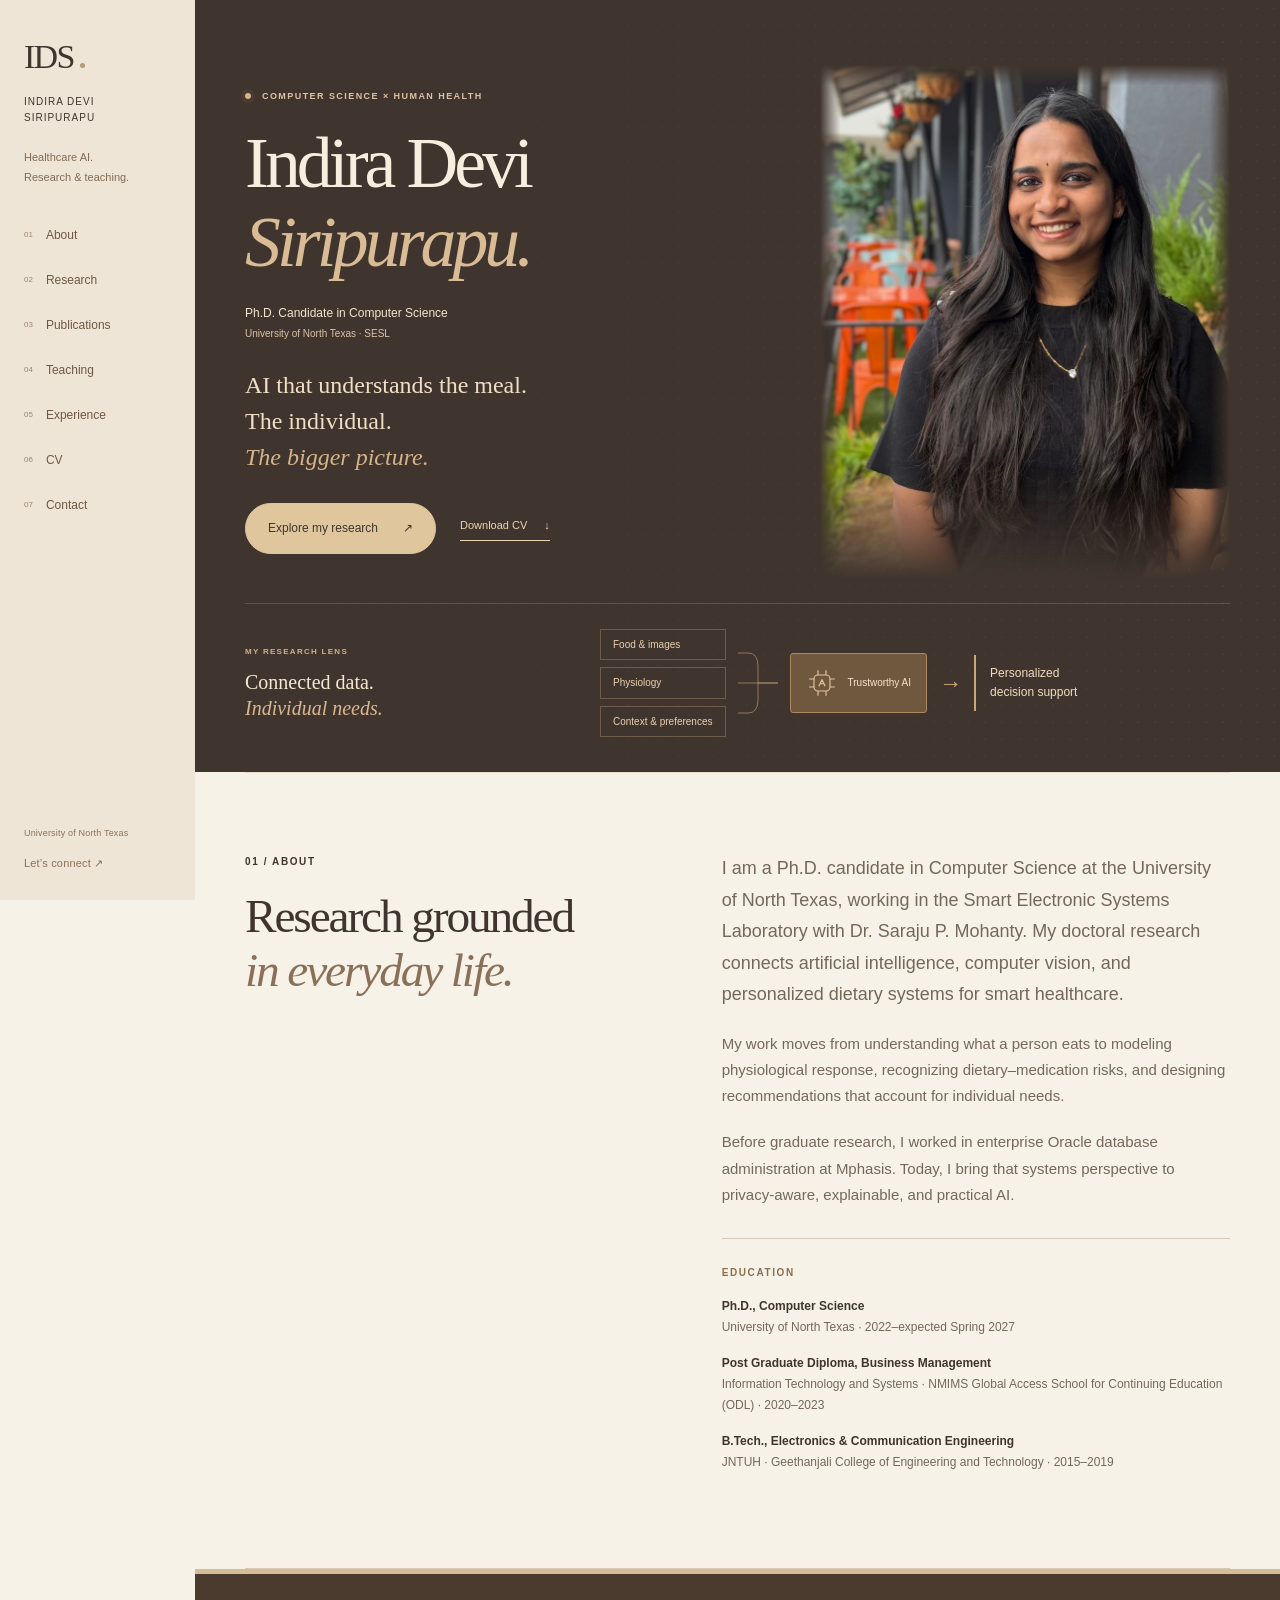
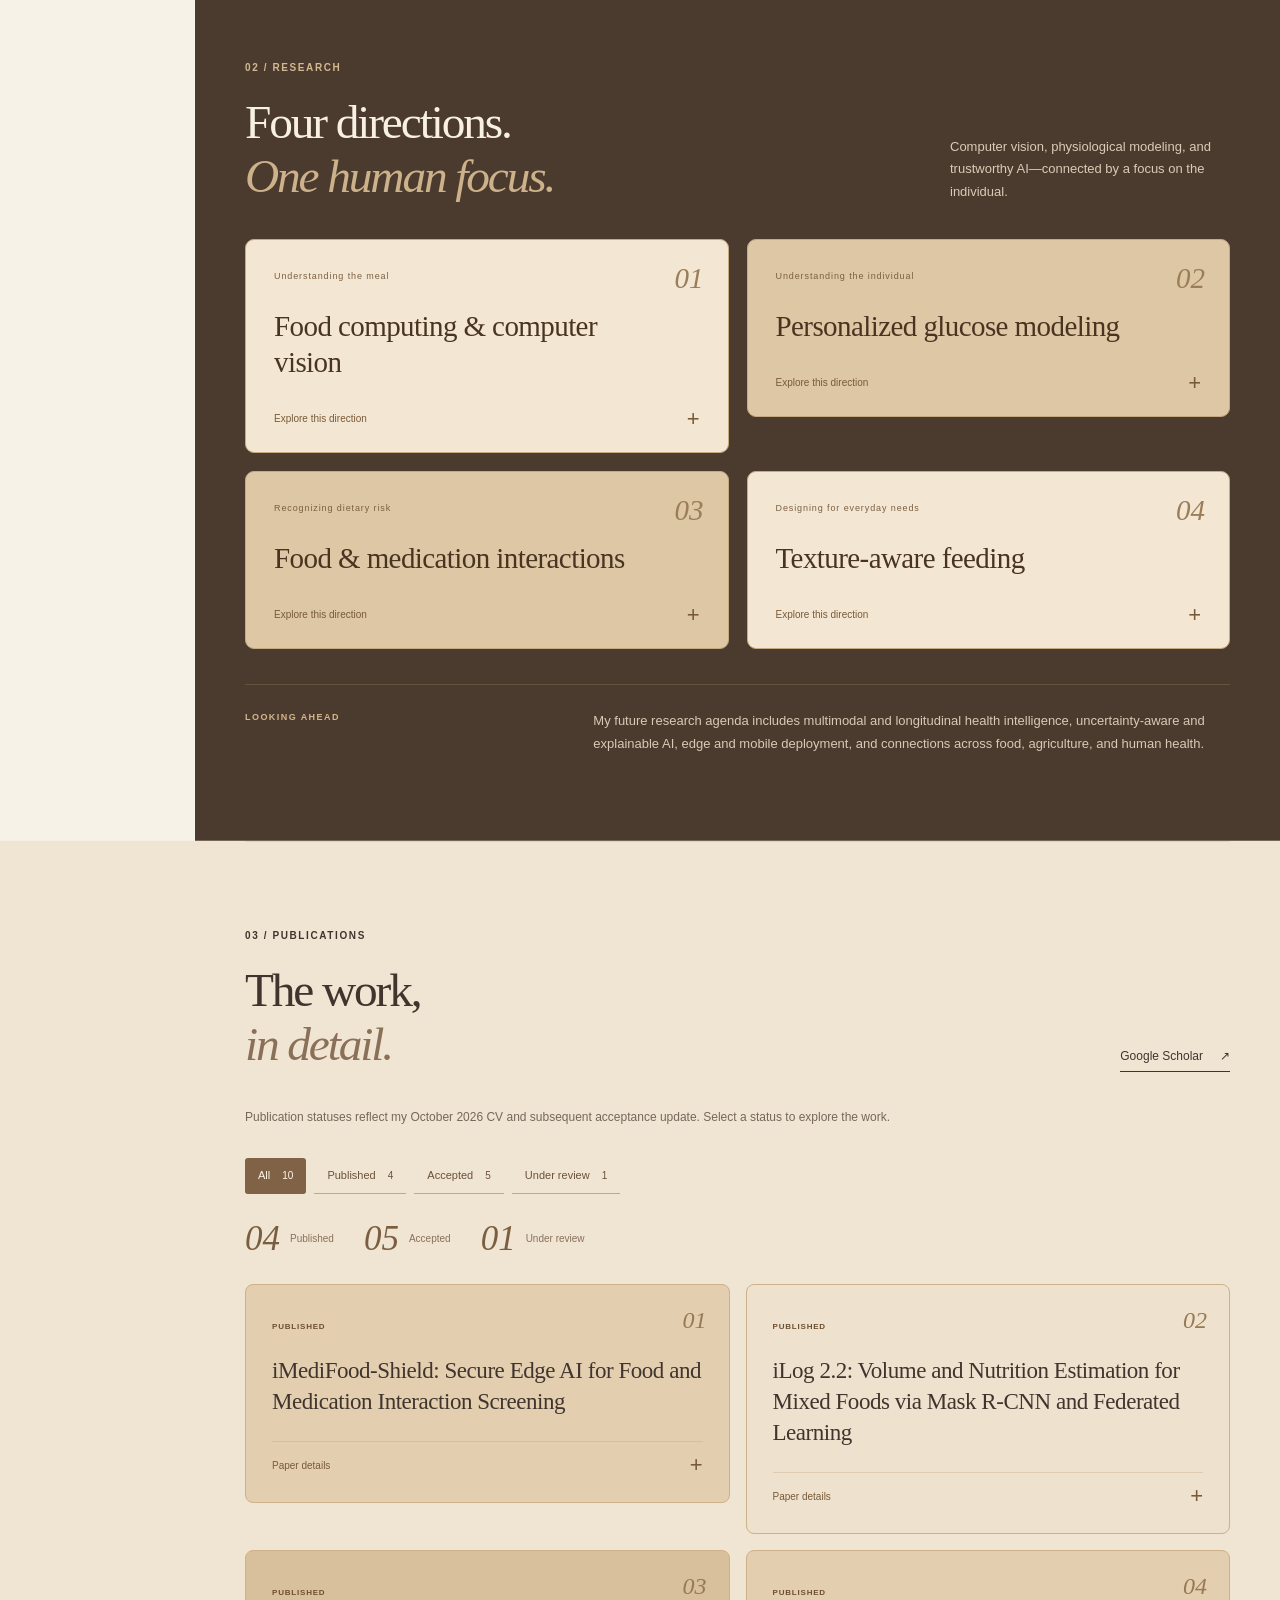
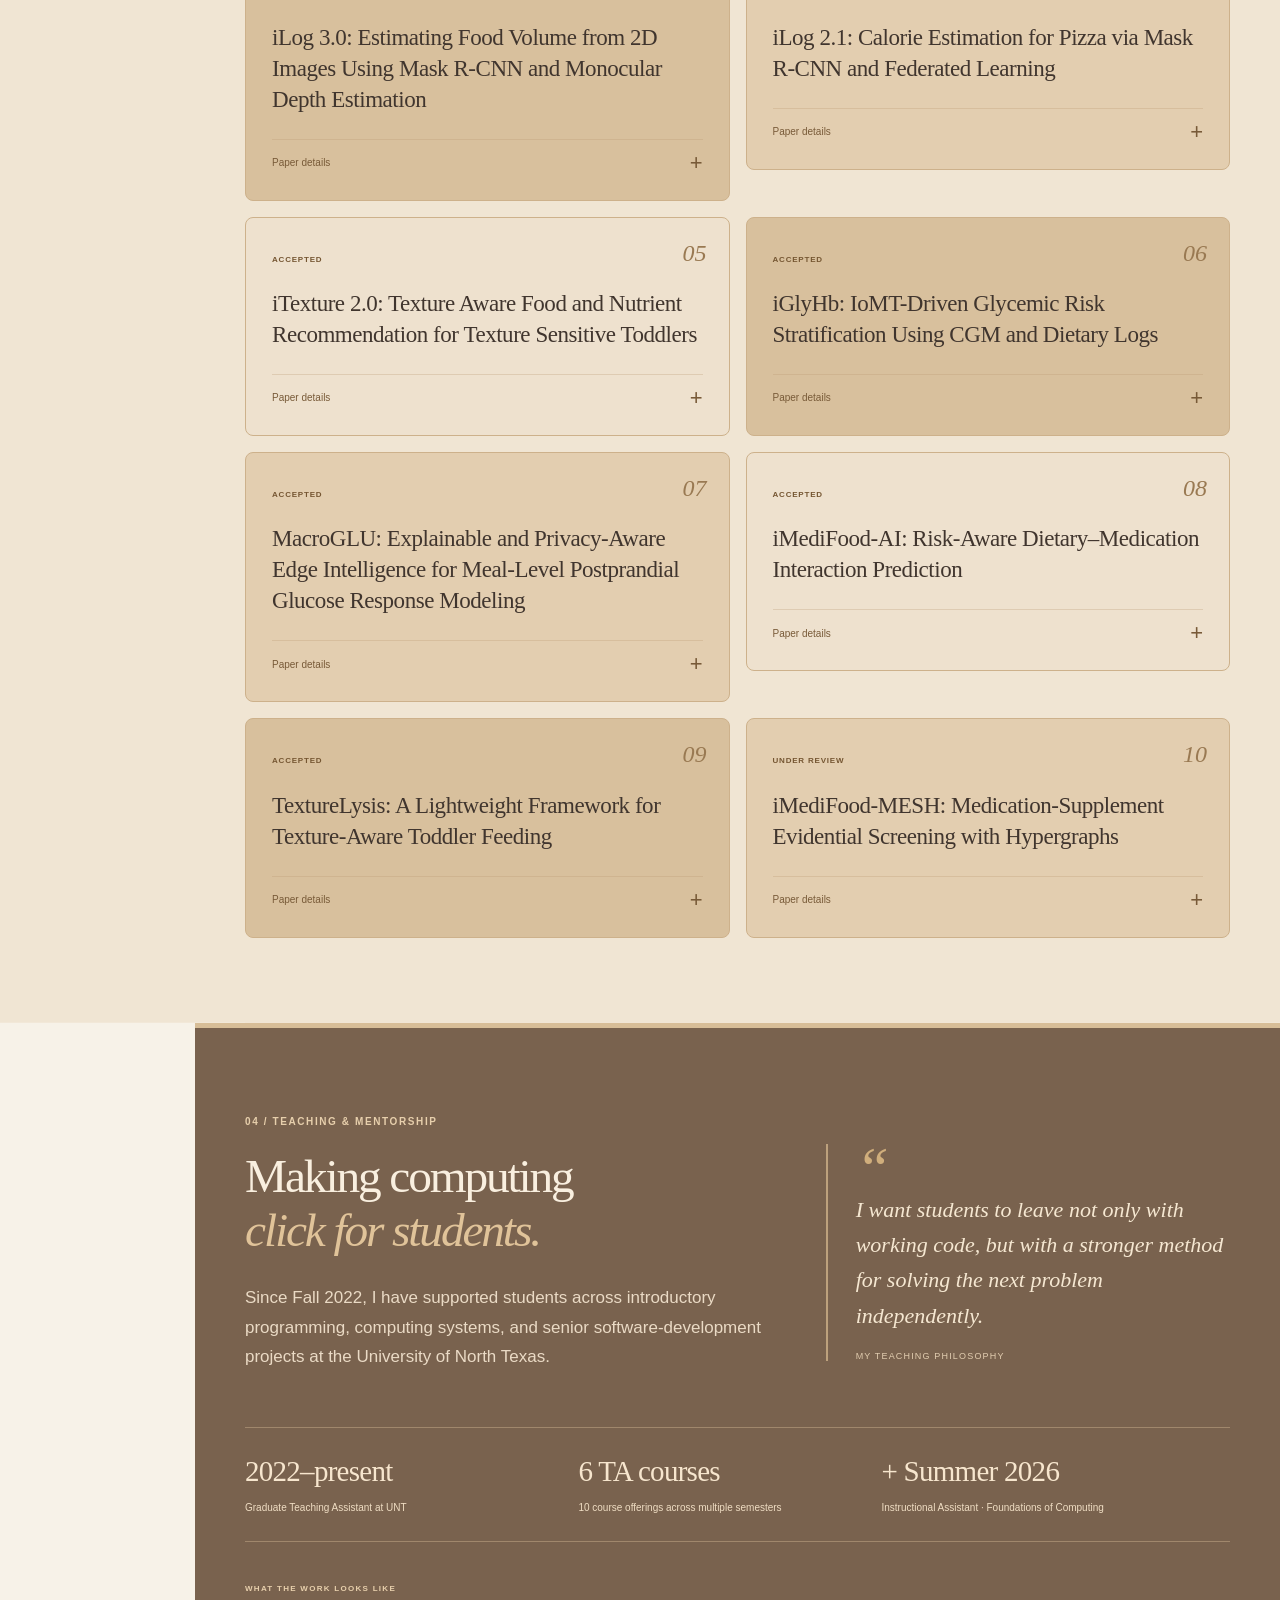
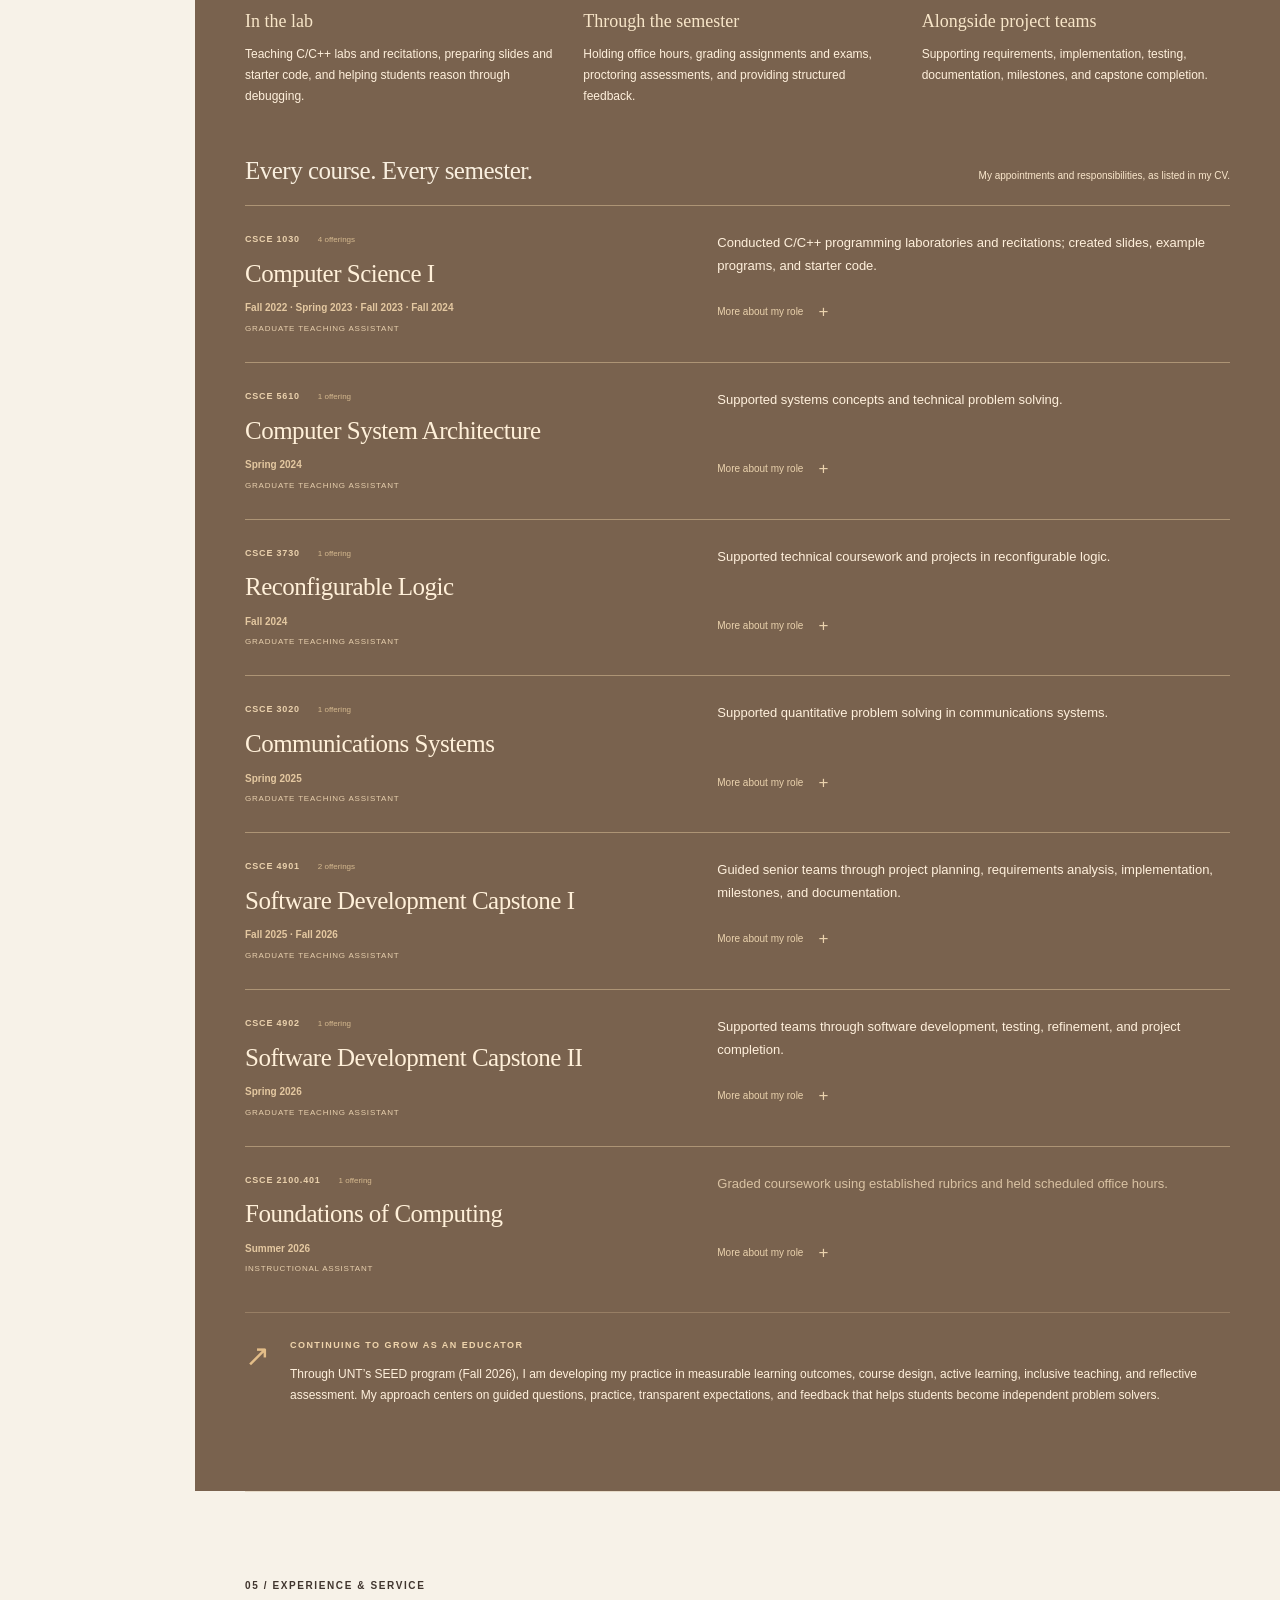
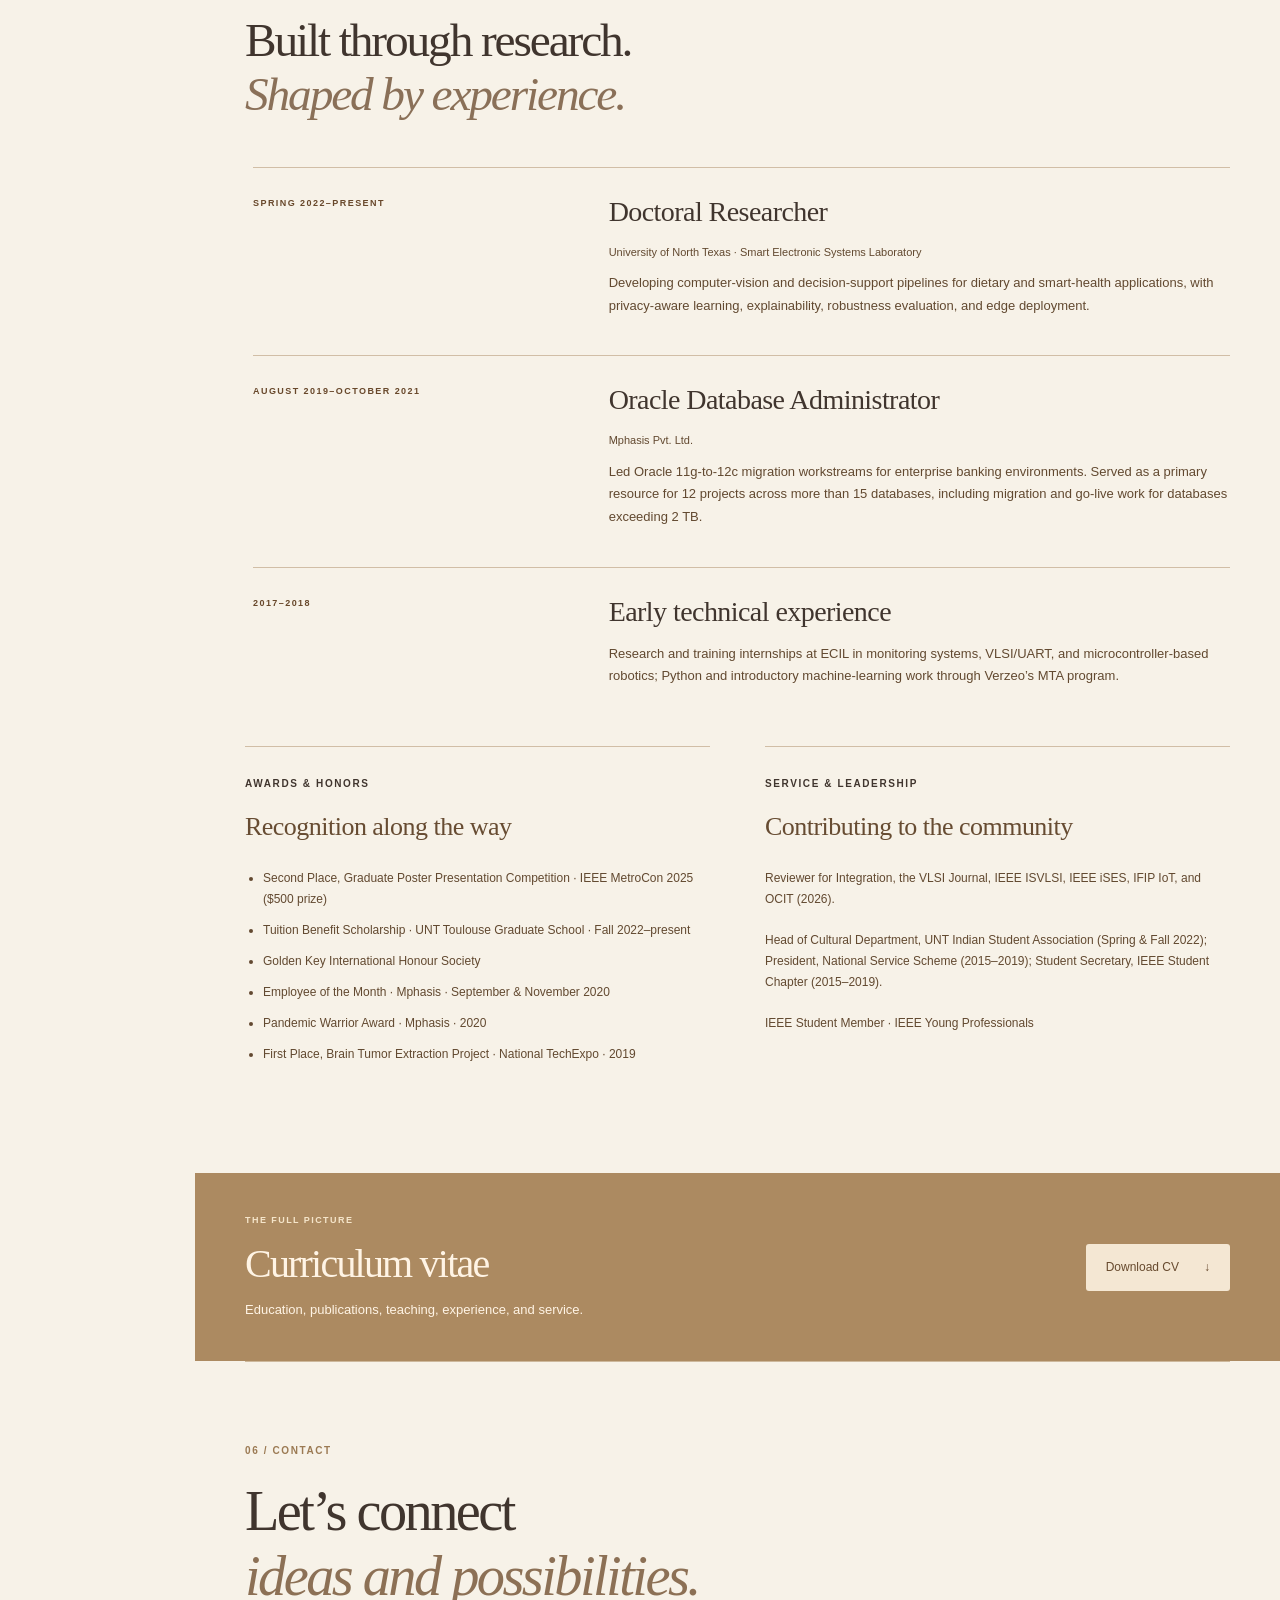
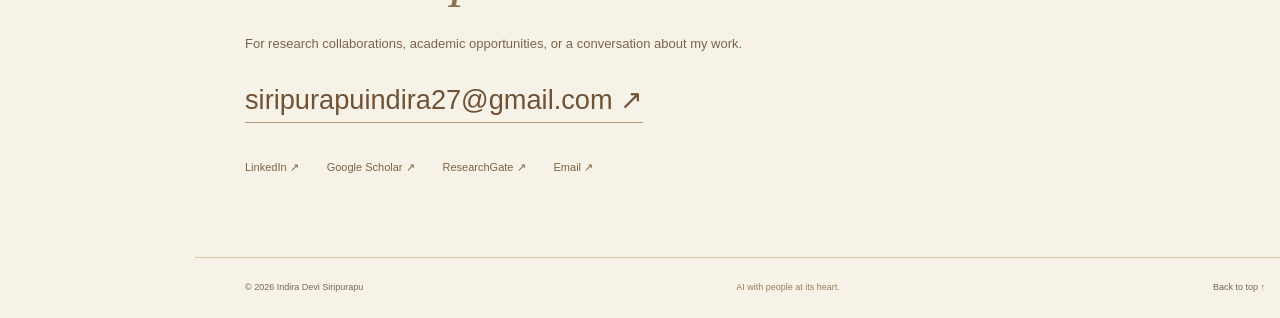
<file: index.html>
<!doctype html>
<html lang="en"><head><meta charset="utf-8"><meta name="viewport" content="width=device-width,initial-scale=1">
<title>Indira Devi Siripurapu | AI & Smart Healthcare Research</title>
<meta name="description" content="Indira Devi Siripurapu, Ph.D. candidate in Computer Science at UNT. Research in AI, food computing, personalized nutrition, and trustworthy smart healthcare.">
<meta name="theme-color" content="#40352e"><link rel="canonical" href="https://indiradevisiripurapu.github.io/">
<meta property="og:type" content="website"><meta property="og:title" content="Indira Devi Siripurapu | Academic Portfolio"><meta property="og:description" content="AI, personalized nutrition, and human-centered smart healthcare. Research, publications, and teaching."><meta property="og:url" content="https://indiradevisiripurapu.github.io/"><meta property="og:image" content="https://indiradevisiripurapu.github.io/social-card.png"><meta name="twitter:card" content="summary_large_image">
<link rel="icon" type="image/svg+xml" href="favicon.svg"><link rel="stylesheet" href="earth-studio.css"><link rel="stylesheet" href="seamless.css"><link rel="stylesheet" href="explore-cards.css"><script src="script.js" defer></script>
<script type="application/ld+json">{"@context": "https://schema.org", "@type": "Person", "name": "Indira Devi Siripurapu", "url": "https://indiradevisiripurapu.github.io", "email": "mailto:siripurapuindira27@gmail.com", "jobTitle": "Ph.D. Candidate in Computer Science", "affiliation": {"@type": "CollegeOrUniversity", "name": "University of North Texas"}, "sameAs": ["https://www.linkedin.com/in/siripurapuindiradevi/", "https://scholar.google.com/citations?user=Q68_8AsAAAAJ&hl=en", "https://www.researchgate.net/profile/Indira-Devi-Siripurapu"], "knowsAbout": ["Artificial Intelligence", "Computer Vision", "Smart Healthcare", "Personalized Nutrition", "Privacy-Preserving Machine Learning"]}</script></head>
<body><a class="skip-link" href="#main">Skip to content</a>
<header class="site-header"><a class="wordmark" href="#home" aria-label="Indira Devi Siripurapu home"><span class="monogram">IDS<span class="monogram-dot"></span></span><span class="wordmark-name">INDIRA DEVI<br>SIRIPURAPU</span></a><p class="sidebar-description">Healthcare AI.<br>Research & teaching.</p><button class="menu-toggle" type="button" aria-expanded="false" aria-controls="navigation" hidden>Menu</button><nav id="navigation" aria-label="Main navigation"><a href="#about"><span>01</span>About</a><a href="#research"><span>02</span>Research</a><a href="#publications"><span>03</span>Publications</a><a href="#teaching"><span>04</span>Teaching</a><a href="#experience"><span>05</span>Experience</a><a href="#cv"><span>06</span>CV</a><a href="#contact"><span>07</span>Contact</a></nav><div class="sidebar-bottom">University of North Texas<a href="mailto:siripurapuindira27@gmail.com">Let’s connect ↗</a></div></header>
<main id="main"><section id="home" class="hero"><div class="hero-grid" aria-hidden="true"></div><div class="hero-inner wrap"><div class="hero-copy"><p class="eyebrow"><span class="signal-dot" aria-hidden="true"></span> COMPUTER SCIENCE × HUMAN HEALTH</p><h1>Indira Devi<br><em>Siripurapu.</em></h1><p class="role">Ph.D. Candidate in Computer Science <span>University of North Texas · SESL</span></p><p class="hero-description">AI that understands the meal.<br>The individual.<br><em>The bigger picture.</em></p><div class="actions"><a class="button" href="#research">Explore my research <span aria-hidden="true">↗</span></a><a class="text-link" href="Indira-Devi-Siripurapu-CV.pdf" download>Download CV <span aria-hidden="true">↓</span></a></div></div><figure class="hero-portrait"><div class="portrait-window"><img src="indira-original.jpeg" alt="Indira Devi Siripurapu smiling outdoors" width="1200" height="1600" fetchpriority="high"></div></figure></div><div class="health-path wrap"><div class="path-title"><p class="eyebrow">MY RESEARCH LENS</p><p>Connected data.<br><em>Individual needs.</em></p></div><div class="path-nodes" aria-label="Research connects food and images, physiology, and context through trustworthy AI to personalized decision support"><div class="path-inputs"><span>Food & images</span><span>Physiology</span><span>Context & preferences</span></div><svg class="connector" viewBox="0 0 60 120" aria-hidden="true"><path d="M0 15H15Q30 15 30 35V60H60M0 60H60M0 105H15Q30 105 30 85V60"/></svg><div class="ai-node"><svg viewBox="0 0 40 40" aria-hidden="true"><rect x="10" y="10" width="20" height="20" rx="5"/><path d="M15 4V10M25 4V10M15 30V36M25 30V36M4 15H10M4 25H10M30 15H36M30 25H36M16 24L20 16L24 24M18 21H22"/></svg><span>Trustworthy AI</span></div><span class="path-arrow" aria-hidden="true">→</span><div class="path-output">Personalized<br>decision support</div></div></div></section>
<section id="about" class="section wrap split about-panel"><div><p class="eyebrow">01 / ABOUT</p><h2>Research grounded<br><em>in everyday life.</em></h2></div><div class="prose"><p>I am a Ph.D. candidate in Computer Science at the University of North Texas, working in the Smart Electronic Systems Laboratory with Dr. Saraju P. Mohanty. My doctoral research connects artificial intelligence, computer vision, and personalized dietary systems for smart healthcare.</p><p>My work moves from understanding what a person eats to modeling physiological response, recognizing dietary–medication risks, and designing recommendations that account for individual needs.</p><p>Before graduate research, I worked in enterprise Oracle database administration at Mphasis. Today, I bring that systems perspective to privacy-aware, explainable, and practical AI.</p><div class="education"><p class="eyebrow">EDUCATION</p><p><strong>Ph.D., Computer Science</strong><br>University of North Texas · 2022–expected Spring 2027</p><p><strong>Post Graduate Diploma, Business Management</strong><br>Information Technology and Systems · NMIMS Global Access School for Continuing Education (ODL) · 2020–2023</p><p><strong>B.Tech., Electronics & Communication Engineering</strong><br>JNTUH · Geethanjali College of Engineering and Technology · 2015–2019</p></div></div></section>
<section id="research" class="section tinted"><div class="wrap"><div class="section-heading"><div><p class="eyebrow">02 / RESEARCH</p><h2>Four directions.<br><em>One human focus.</em></h2></div><p>Computer vision, physiological modeling, and trustworthy AI—connected by a focus on the individual.</p></div><div class="direction-grid"><details class="direction-card"><summary><span class="direction-number">01</span><span class="direction-eyebrow">Understanding the meal</span><h3>Food computing & computer vision</h3><span class="disclosure-prompt">Explore this direction <span aria-hidden="true">+</span></span></summary><div class="direction-details"><div class="research-body"><p>The iLog family studies food volume and nutrition estimation through image segmentation, federated learning, and monocular depth estimation.</p><p class="projects">iLog 2.1 · iLog 2.2 · iLog 3.0</p><a class="project-link" href="#publications">Explore related publications <span aria-hidden="true">↗</span></a></div><div class="research-visual"><p class="visual-label">RESEARCH WORKFLOW / 01</p><div class="workflow-input">Food images</div><svg viewBox="0 0 240 100" aria-hidden="true"><path d="M30 5V25Q30 40 55 40H90M210 5V25Q210 40 185 40H150M120 0V25M120 75V100"/><circle cx="120" cy="50" r="27"/><circle cx="120" cy="50" r="18"/><path d="M107 50H115L120 40L125 60L130 50H135"/></svg><div class="workflow-model">Computer vision</div><span class="workflow-down" aria-hidden="true">↓</span><div class="workflow-output">Volume & nutrition</div><p class="workflow-caption">Conceptual research pathway</p></div></div></details><details class="direction-card"><summary><span class="direction-number">02</span><span class="direction-eyebrow">Understanding the individual</span><h3>Personalized glucose modeling</h3><span class="disclosure-prompt">Explore this direction <span aria-hidden="true">+</span></span></summary><div class="direction-details"><div class="research-body"><p>iGlyHb and MacroGLU explore how dietary logs and physiological data can support glycemic-risk stratification and explainable meal-level glucose-response modeling.</p><p class="projects">iGlyHb · MacroGLU</p><a class="project-link" href="#publications">Explore related publications <span aria-hidden="true">↗</span></a></div><div class="research-visual"><p class="visual-label">RESEARCH WORKFLOW / 02</p><div class="workflow-input">CGM + dietary logs</div><svg viewBox="0 0 240 100" aria-hidden="true"><path d="M30 5V25Q30 40 55 40H90M210 5V25Q210 40 185 40H150M120 0V25M120 75V100"/><circle cx="120" cy="50" r="27"/><circle cx="120" cy="50" r="18"/><path d="M107 50H115L120 40L125 60L130 50H135"/></svg><div class="workflow-model">Personalized models</div><span class="workflow-down" aria-hidden="true">↓</span><div class="workflow-output">Glucose response</div><p class="workflow-caption">Conceptual research pathway</p></div></div></details><details class="direction-card"><summary><span class="direction-number">03</span><span class="direction-eyebrow">Recognizing dietary risk</span><h3>Food & medication interactions</h3><span class="disclosure-prompt">Explore this direction <span aria-hidden="true">+</span></span></summary><div class="direction-details"><div class="research-body"><p>The iMediFood research direction investigates secure edge AI, risk-aware prediction, and evidence integration for dietary–medication interaction screening.</p><p class="projects">iMediFood-Shield · iMediFood-AI · iMediFood-MESH</p><a class="project-link" href="#publications">Explore related publications <span aria-hidden="true">↗</span></a></div><div class="research-visual"><p class="visual-label">RESEARCH WORKFLOW / 03</p><div class="workflow-input">Diet + medication</div><svg viewBox="0 0 240 100" aria-hidden="true"><path d="M30 5V25Q30 40 55 40H90M210 5V25Q210 40 185 40H150M120 0V25M120 75V100"/><circle cx="120" cy="50" r="27"/><circle cx="120" cy="50" r="18"/><path d="M107 50H115L120 40L125 60L130 50H135"/></svg><div class="workflow-model">Evidence + risk</div><span class="workflow-down" aria-hidden="true">↓</span><div class="workflow-output">Interaction screening</div><p class="workflow-caption">Conceptual research pathway</p></div></div></details><details class="direction-card"><summary><span class="direction-number">04</span><span class="direction-eyebrow">Designing for everyday needs</span><h3>Texture-aware feeding</h3><span class="disclosure-prompt">Explore this direction <span aria-hidden="true">+</span></span></summary><div class="direction-details"><div class="research-body"><p>iTexture 2.0 and TextureLysis explore food and nutrient recommendation and lightweight feeding support for texture-sensitive toddlers.</p><p class="projects">iTexture 2.0 · TextureLysis</p><a class="project-link" href="#publications">Explore related publications <span aria-hidden="true">↗</span></a></div><div class="research-visual"><p class="visual-label">RESEARCH WORKFLOW / 04</p><div class="workflow-input">Texture + preferences</div><svg viewBox="0 0 240 100" aria-hidden="true"><path d="M30 5V25Q30 40 55 40H90M210 5V25Q210 40 185 40H150M120 0V25M120 75V100"/><circle cx="120" cy="50" r="27"/><circle cx="120" cy="50" r="18"/><path d="M107 50H115L120 40L125 60L130 50H135"/></svg><div class="workflow-model">Recommendations</div><span class="workflow-down" aria-hidden="true">↓</span><div class="workflow-output">Feeding support</div><p class="workflow-caption">Conceptual research pathway</p></div></div></details></div><div class="future"><p class="eyebrow">LOOKING AHEAD</p><p>My future research agenda includes multimodal and longitudinal health intelligence, uncertainty-aware and explainable AI, edge and mobile deployment, and connections across food, agriculture, and human health.</p></div></div></section>
<section id="publications" class="section wrap"><div class="section-heading"><div><p class="eyebrow">03 / PUBLICATIONS</p><h2>The work,<br><em>in detail.</em></h2></div><a class="text-link" href="https://scholar.google.com/citations?user=Q68_8AsAAAAJ&amp;hl=en">Google Scholar <span aria-hidden="true">↗</span></a></div><p class="section-note">Publication statuses reflect my October 2026 CV and subsequent acceptance update. Select a status to explore the work.</p><div class="filters" role="group" aria-label="Filter publications" hidden><button aria-pressed="true" data-filter="All">All <span>10</span></button><button aria-pressed="false" data-filter="Published">Published <span>4</span></button><button aria-pressed="false" data-filter="Accepted">Accepted <span>5</span></button><button aria-pressed="false" data-filter="Under review">Under review <span>1</span></button></div><p id="publication-count" class="sr-only" aria-live="polite"></p><div class="publication-summary"><span><strong>04</strong> Published</span><span><strong>05</strong> Accepted</span><span><strong>01</strong> Under review</span></div><div class="publication-list"><details class="publication" data-status="Published"><summary><span class="pub-index">01</span><span class="status">Published</span><h3>iMediFood-Shield: Secure Edge AI for Food and Medication Interaction Screening</h3><span class="disclosure-prompt">Paper details <span aria-hidden="true">+</span></span></summary><div class="paper-details"><p class="authors">S. S. H. Chakravarthula, I. D. Siripurapu, L. Rachakonda, S. P. Mohanty, and E. Kougianos</p><p>Electronics, vol. 15, Art. 3799, 2026</p><a class="doi" href="https://doi.org/10.3390/electronics15173799">DOI: 10.3390/electronics15173799 <span aria-hidden="true">↗</span></a></div></details><details class="publication" data-status="Published"><summary><span class="pub-index">02</span><span class="status">Published</span><h3>iLog 2.2: Volume and Nutrition Estimation for Mixed Foods via Mask R-CNN and Federated Learning</h3><span class="disclosure-prompt">Paper details <span aria-hidden="true">+</span></span></summary><div class="paper-details"><p class="authors">I. D. Siripurapu, L. Rachakonda, S. P. Mohanty, and E. Kougianos</p><p>Electronics, vol. 15, no. 7, Art. 1460, 2026</p><a class="doi" href="https://doi.org/10.3390/electronics15071460">DOI: 10.3390/electronics15071460 <span aria-hidden="true">↗</span></a></div></details><details class="publication" data-status="Published"><summary><span class="pub-index">03</span><span class="status">Published</span><h3>iLog 3.0: Estimating Food Volume from 2D Images Using Mask R-CNN and Monocular Depth Estimation</h3><span class="disclosure-prompt">Paper details <span aria-hidden="true">+</span></span></summary><div class="paper-details"><p class="authors">I. D. Siripurapu, A. Mitra, S. P. Mohanty, and E. Kougianos</p><p>IEEE ISVLSI, pp. 1–6, 2025</p><a class="doi" href="https://doi.org/10.1109/ISVLSI65124.2025.11130217">DOI: 10.1109/ISVLSI65124.2025.11130217 <span aria-hidden="true">↗</span></a></div></details><details class="publication" data-status="Published"><summary><span class="pub-index">04</span><span class="status">Published</span><h3>iLog 2.1: Calorie Estimation for Pizza via Mask R-CNN and Federated Learning</h3><span class="disclosure-prompt">Paper details <span aria-hidden="true">+</span></span></summary><div class="paper-details"><p class="authors">I. D. Siripurapu, L. Rachakonda, S. P. Mohanty, and E. Kougianos</p><p>IEEE MetroCon, 2025</p><a class="doi" href="https://doi.org/10.1109/Metrocon66796.2025.11405824">DOI: 10.1109/Metrocon66796.2025.11405824 <span aria-hidden="true">↗</span></a></div></details><details class="publication" data-status="Accepted"><summary><span class="pub-index">05</span><span class="status">Accepted</span><h3>iTexture 2.0: Texture Aware Food and Nutrient Recommendation for Texture Sensitive Toddlers</h3><span class="disclosure-prompt">Paper details <span aria-hidden="true">+</span></span></summary><div class="paper-details"><p class="authors">I. D. Siripurapu, L. Rachakonda, S. P. Mohanty, and E. Kougianos</p><p>IEEE ISVLSI 2026</p></div></details><details class="publication" data-status="Accepted"><summary><span class="pub-index">06</span><span class="status">Accepted</span><h3>iGlyHb: IoMT-Driven Glycemic Risk Stratification Using CGM and Dietary Logs</h3><span class="disclosure-prompt">Paper details <span aria-hidden="true">+</span></span></summary><div class="paper-details"><p class="authors">I. D. Siripurapu, L. Rachakonda, S. P. Mohanty, and E. Kougianos</p><p>IEEE ISVLSI 2026</p></div></details><details class="publication" data-status="Accepted"><summary><span class="pub-index">07</span><span class="status">Accepted</span><h3>MacroGLU: Explainable and Privacy-Aware Edge Intelligence for Meal-Level Postprandial Glucose Response Modeling</h3><span class="disclosure-prompt">Paper details <span aria-hidden="true">+</span></span></summary><div class="paper-details"><p class="authors">I. D. Siripurapu, L. Rachakonda, S. P. Mohanty, and E. Kougianos</p><p>IFIP 2026</p></div></details><details class="publication" data-status="Accepted"><summary><span class="pub-index">08</span><span class="status">Accepted</span><h3>iMediFood-AI: Risk-Aware Dietary–Medication Interaction Prediction</h3><span class="disclosure-prompt">Paper details <span aria-hidden="true">+</span></span></summary><div class="paper-details"><p class="authors">I. D. Siripurapu, S. S. H. Chakravarthula, L. Rachakonda, S. P. Mohanty, and E. Kougianos</p><p>24th OITS International Conference on Information Technology (OCIT 2026)</p></div></details><details class="publication" data-status="Accepted"><summary><span class="pub-index">09</span><span class="status">Accepted</span><h3>TextureLysis: A Lightweight Framework for Texture-Aware Toddler Feeding</h3><span class="disclosure-prompt">Paper details <span aria-hidden="true">+</span></span></summary><div class="paper-details"><p class="authors">I. D. Siripurapu, L. Rachakonda, S. P. Mohanty, and E. Kougianos</p><p>IEEE International Symposium on Smart Electronic Systems (iSES 2026)</p></div></details><details class="publication" data-status="Under review"><summary><span class="pub-index">10</span><span class="status">Under review</span><h3>iMediFood-MESH: Medication-Supplement Evidential Screening with Hypergraphs</h3><span class="disclosure-prompt">Paper details <span aria-hidden="true">+</span></span></summary><div class="paper-details"><p class="authors">I. D. Siripurapu, S. S. H. Chakravarthula, L. Rachakonda, and S. P. Mohanty</p><p>45th IEEE International Conference on Consumer Electronics (ICCE 2027)</p></div></details></div></section>
<section id="teaching" class="section teaching-section"><div class="wrap">
<div class="teaching-heading"><div><p class="eyebrow">04 / TEACHING & MENTORSHIP</p><h2>Making computing<br><em>click for students.</em></h2><p class="teaching-intro">Since Fall 2022, I have supported students across introductory programming, computing systems, and senior software-development projects at the University of North Texas.</p></div><blockquote class="teaching-quote"><span aria-hidden="true">“</span>I want students to leave not only with working code, but with a stronger method for solving the next problem independently.<cite>My teaching philosophy</cite></blockquote></div>
<div class="teaching-stats" aria-label="Teaching experience at a glance"><div><strong>2022–present</strong><span>Graduate Teaching Assistant at UNT</span></div><div><strong>6 TA courses</strong><span>10 course offerings across multiple semesters</span></div><div><strong>+ Summer 2026</strong><span>Instructional Assistant · Foundations of Computing</span></div></div>
<div class="teaching-practice"><p class="eyebrow">WHAT THE WORK LOOKS LIKE</p><div><p><strong>In the lab</strong>Teaching C/C++ labs and recitations, preparing slides and starter code, and helping students reason through debugging.</p><p><strong>Through the semester</strong>Holding office hours, grading assignments and exams, proctoring assessments, and providing structured feedback.</p><p><strong>Alongside project teams</strong>Supporting requirements, implementation, testing, documentation, milestones, and capstone completion.</p></div></div>
<div class="course-section-heading"><h3>Every course. Every semester.</h3><p>My appointments and responsibilities, as listed in my CV.</p></div><div class="teaching-course-grid"><article class="teaching-card"><div class="course-topline"><span class="course-code">CSCE 1030</span><span class="offering-count">4 offerings</span></div><h3>Computer Science I</h3><p class="course-dates">Fall 2022 · Spring 2023 · Fall 2023 · Fall 2024</p><p class="course-role">Graduate Teaching Assistant</p><p>Conducted C/C++ programming laboratories and recitations; created slides, example programs, and starter code.</p><details><summary>More about my role <span aria-hidden="true">+</span></summary><p>Helped students with program design, debugging, syntax, and algorithmic problem solving; graded coursework and examinations, proctored assessments, and held office hours.</p></details></article><article class="teaching-card"><div class="course-topline"><span class="course-code">CSCE 5610</span><span class="offering-count">1 offering</span></div><h3>Computer System Architecture</h3><p class="course-dates">Spring 2024</p><p class="course-role">Graduate Teaching Assistant</p><p>Supported systems concepts and technical problem solving.</p><details><summary>More about my role <span aria-hidden="true">+</span></summary><p>Graded coursework, supported assessment administration, and held student office hours.</p></details></article><article class="teaching-card"><div class="course-topline"><span class="course-code">CSCE 3730</span><span class="offering-count">1 offering</span></div><h3>Reconfigurable Logic</h3><p class="course-dates">Fall 2024</p><p class="course-role">Graduate Teaching Assistant</p><p>Supported technical coursework and projects in reconfigurable logic.</p><details><summary>More about my role <span aria-hidden="true">+</span></summary><p>Graded assignments and examinations, proctored assessments, and held office hours.</p></details></article><article class="teaching-card"><div class="course-topline"><span class="course-code">CSCE 3020</span><span class="offering-count">1 offering</span></div><h3>Communications Systems</h3><p class="course-dates">Spring 2025</p><p class="course-role">Graduate Teaching Assistant</p><p>Supported quantitative problem solving in communications systems.</p><details><summary>More about my role <span aria-hidden="true">+</span></summary><p>Graded coursework and examinations, proctored assessments, and held office hours.</p></details></article><article class="teaching-card"><div class="course-topline"><span class="course-code">CSCE 4901</span><span class="offering-count">2 offerings</span></div><h3>Software Development Capstone I</h3><p class="course-dates">Fall 2025 · Fall 2026</p><p class="course-role">Graduate Teaching Assistant</p><p>Guided senior teams through project planning, requirements analysis, implementation, milestones, and documentation.</p><details><summary>More about my role <span aria-hidden="true">+</span></summary><p>Evaluated individual and team deliverables and provided project guidance through office hours.</p></details></article><article class="teaching-card"><div class="course-topline"><span class="course-code">CSCE 4902</span><span class="offering-count">1 offering</span></div><h3>Software Development Capstone II</h3><p class="course-dates">Spring 2026</p><p class="course-role">Graduate Teaching Assistant</p><p>Supported teams through software development, testing, refinement, and project completion.</p><details><summary>More about my role <span aria-hidden="true">+</span></summary><p>Evaluated milestones, project documentation, and final deliverables.</p></details></article><article class="teaching-card"><div class="course-topline"><span class="course-code">CSCE 2100.401</span><span class="offering-count">1 offering</span></div><h3>Foundations of Computing</h3><p class="course-dates">Summer 2026</p><p class="course-role">Instructional Assistant</p><p>Graded coursework using established rubrics and held scheduled office hours.</p><details><summary>More about my role <span aria-hidden="true">+</span></summary><p>Provided student support in a dedicated summer instructional-assistant appointment.</p></details></article></div>
<div class="educator-note"><span class="educator-mark" aria-hidden="true">↗</span><div><p class="eyebrow">CONTINUING TO GROW AS AN EDUCATOR</p><p>Through UNT’s SEED program (Fall 2026), I am developing my practice in measurable learning outcomes, course design, active learning, inclusive teaching, and reflective assessment. My approach centers on guided questions, practice, transparent expectations, and feedback that helps students become independent problem solvers.</p></div></div></div></section>
<section id="experience" class="section wrap"><div class="section-heading"><div><p class="eyebrow">05 / EXPERIENCE & SERVICE</p><h2>Built through research.<br><em>Shaped by experience.</em></h2></div></div><div class="timeline"><article><p class="eyebrow">SPRING 2022–PRESENT</p><h3>Doctoral Researcher</h3><p class="organization">University of North Texas · Smart Electronic Systems Laboratory</p><p>Developing computer-vision and decision-support pipelines for dietary and smart-health applications, with privacy-aware learning, explainability, robustness evaluation, and edge deployment.</p></article><article><p class="eyebrow">AUGUST 2019–OCTOBER 2021</p><h3>Oracle Database Administrator</h3><p class="organization">Mphasis Pvt. Ltd.</p><p>Led Oracle 11g-to-12c migration workstreams for enterprise banking environments. Served as a primary resource for 12 projects across more than 15 databases, including migration and go-live work for databases exceeding 2 TB.</p></article><article><p class="eyebrow">2017–2018</p><h3>Early technical experience</h3><p>Research and training internships at ECIL in monitoring systems, VLSI/UART, and microcontroller-based robotics; Python and introductory machine-learning work through Verzeo’s MTA program.</p></article></div><div class="recognition"><div><p class="eyebrow">AWARDS & HONORS</p><h3>Recognition along the way</h3><ul><li>Second Place, Graduate Poster Presentation Competition · IEEE MetroCon 2025 ($500 prize)</li><li>Tuition Benefit Scholarship · UNT Toulouse Graduate School · Fall 2022–present</li><li>Golden Key International Honour Society</li><li>Employee of the Month · Mphasis · September & November 2020</li><li>Pandemic Warrior Award · Mphasis · 2020</li><li>First Place, Brain Tumor Extraction Project · National TechExpo · 2019</li></ul></div><div><p class="eyebrow">SERVICE & LEADERSHIP</p><h3>Contributing to the community</h3><p>Reviewer for Integration, the VLSI Journal, IEEE ISVLSI, IEEE iSES, IFIP IoT, and OCIT (2026).</p><p>Head of Cultural Department, UNT Indian Student Association (Spring & Fall 2022); President, National Service Scheme (2015–2019); Student Secretary, IEEE Student Chapter (2015–2019).</p><p>IEEE Student Member · IEEE Young Professionals</p></div></div></section>
<section id="cv" class="cv-section"><div class="wrap cv-inner"><div><p class="eyebrow">THE FULL PICTURE</p><h2>Curriculum vitae</h2><p>Education, publications, teaching, experience, and service.</p></div><a class="button light" href="Indira-Devi-Siripurapu-CV.pdf" download>Download CV <span aria-hidden="true">↓</span><span class="sr-only"> (PDF)</span></a></div></section>
<section id="contact" class="section wrap contact"><p class="eyebrow">06 / CONTACT</p><h2>Let’s connect<br><em>ideas and possibilities.</em></h2><p>For research collaborations, academic opportunities, or a conversation about my work.</p><a class="email" href="mailto:siripurapuindira27@gmail.com">siripurapuindira27@gmail.com <span aria-hidden="true">↗</span></a><div class="social-links"><a href="https://www.linkedin.com/in/siripurapuindiradevi/">LinkedIn <span aria-hidden="true">↗</span></a><a href="https://scholar.google.com/citations?user=Q68_8AsAAAAJ&amp;hl=en">Google Scholar <span aria-hidden="true">↗</span></a><a href="https://www.researchgate.net/profile/Indira-Devi-Siripurapu">ResearchGate <span aria-hidden="true">↗</span></a><a href="mailto:siripurapuindira27@gmail.com">Email <span aria-hidden="true">↗</span></a></div></section></main><footer class="wrap footer"><span>© 2026 Indira Devi Siripurapu</span><span>AI with people at its heart.</span><a href="#home">Back to top ↑</a></footer></body></html>
</file>
<file: earth-studio.css>
:root{--navy:#40352e;--deep:#2f2823;--blue:#715b49;--slate:#8d7661;--sky:#d3c9be;--mist:#ede9e5;--olive:#967d60;--olive-light:#d8c3a5;--paper:#f6f0e6;--ink:#42372e;--muted:#74665a;--line:#d9cdbd;--rail:210px}*{box-sizing:border-box}html{scroll-behavior:smooth;scroll-padding-top:35px}body{margin:0;background:var(--paper);color:var(--ink);font:15px/1.75 "Segoe UI",Arial,sans-serif}a{color:inherit;text-underline-offset:5px}a:hover{color:var(--blue)}button,summary,a{-webkit-tap-highlight-color:transparent}button{font:inherit;cursor:pointer}button:focus-visible,a:focus-visible,summary:focus-visible{outline:3px solid #b29a7e;outline-offset:5px}h1,h2,h3,p{margin-top:0}h1,h2,h3{line-height:1.14;font-weight:400}h1,h2{font-family:Georgia,"Times New Roman",serif;letter-spacing:-.045em}h1{font-size:clamp(3.6rem,5.8vw,6rem);margin-bottom:22px}h1 em{font-weight:400;color:#e1d9d0}h2{font-size:clamp(2.2rem,3.7vw,3.6rem);margin-bottom:25px}h2 em{color:var(--slate)}h3{font-family:Georgia,serif;font-size:26px;letter-spacing:-.02em}p{margin-bottom:20px}main,.footer{margin-left:var(--rail)}.wrap{width:min(1120px,calc(100% - 100px));margin-inline:auto}.section{padding-block:90px}.eyebrow{font-size:10px;font-weight:600;letter-spacing:.17em;line-height:1.7;margin-bottom:20px}.site-header{position:fixed;left:0;top:0;bottom:0;width:var(--rail);padding:36px 25px 25px;display:flex;flex-direction:column;border-right:1px solid var(--line);background:var(--paper);z-index:20}.wordmark{text-decoration:none;display:flex;flex-direction:column;gap:18px}.monogram{font:35px Georgia,serif;color:var(--navy);position:relative;width:80px;letter-spacing:-.05em}.monogram-dot{display:inline-block;width:7px;height:7px;background:var(--olive);border-radius:50%;margin-left:6px}.wordmark-name{font-size:14px;font-weight:600;line-height:1.5;letter-spacing:.025em}.sidebar-description{font-size:11px;line-height:1.7;color:var(--muted);margin:20px 0 30px}nav{display:flex;flex-direction:column;gap:4px}nav a{display:flex;gap:15px;align-items:center;font-size:12px;padding:10px 8px;text-decoration:none;border-radius:4px}nav a>span{font-size:9px;color:#8a8176}nav a:hover,nav a[aria-current]{background:#e9e5e0;color:var(--navy)}nav a[aria-current]{box-shadow:inset 3px 0 var(--olive)}.sidebar-bottom{margin-top:auto;padding-top:25px;font-size:9px;color:var(--muted);letter-spacing:.02em}.sidebar-bottom a{display:block;font-size:11px;margin-top:15px;text-decoration:none}.sidebar-dot,.signal-dot{display:inline-block;width:6px;height:6px;background:var(--olive);border-radius:50%;margin-right:7px}.menu-toggle{display:none}.hero{position:relative;background:var(--navy);color:var(--paper);isolation:isolate;overflow:hidden}.hero-grid{position:absolute;inset:0;z-index:-1;opacity:.12;background-image:linear-gradient(#d3c9be 1px,transparent 1px),linear-gradient(90deg,#d3c9be 1px,transparent 1px);background-size:50px 50px;mask-image:linear-gradient(100deg,transparent,#000)}.hero-inner{display:grid;grid-template-columns:1.3fr .8fr;gap:55px;align-items:center;padding-top:75px;padding-bottom:55px}.hero-copy .eyebrow{font-size:9px;color:#e1d9d0}.signal-dot{background:#cbbba9;box-shadow:0 0 0 4px #cbbba915}.role{font-size:15px;line-height:1.65;color:#f6f0e6}.role>span{color:#d6ccc0;font-size:13px}.hero-description{font-size:18px;color:#e5dfd7;max-width:420px;line-height:1.65}.actions{display:flex;gap:24px;flex-wrap:wrap;align-items:center;margin-top:30px}.button{display:inline-flex;gap:25px;justify-content:space-between;align-items:center;background:var(--olive-light);color:var(--deep);padding:13px 20px;border:1px solid var(--olive-light);border-radius:4px;text-decoration:none;font-size:12px;transition:transform .2s,background .2s}.button:hover{background:#e9e2da;color:var(--deep);transform:translateY(-2px)}.text-link{display:inline-flex;gap:17px;text-decoration:none;border-bottom:1px solid currentColor;padding-bottom:4px;font-size:12px}.hero .text-link:hover{color:var(--olive-light)}.hero-portrait{margin:0;max-width:340px;width:100%;justify-self:end;background:var(--deep);border:1px solid #bdae9c70;border-radius:120px 120px 6px 6px;overflow:hidden;box-shadow:12px 12px 0 #352c2150}.portrait-window{position:relative;width:100%;aspect-ratio:4/5;overflow:hidden}.portrait-window img{display:block;width:100%;height:100%;object-fit:cover;object-position:64% 65%;transform:scale(1.45);transform-origin:64% 65%}.hero-portrait figcaption{display:flex;justify-content:space-between;align-items:center;gap:8px;padding:15px 14px;font-size:9px;color:#eae5df;letter-spacing:.025em}.hero-portrait figcaption span:last-child{color:#d3c5b5}.health-path{display:grid;grid-template-columns:1fr 3fr;gap:30px;align-items:center;border-top:1px solid #b3a28d4d;padding:30px 0 35px}.path-title .eyebrow{font-size:8px;color:#d9cfc3;margin-bottom:10px}.path-title>p:last-child{font:21px/1.3 Georgia,serif;margin:0}.path-title em{color:#d7cbbd}.path-nodes{display:flex;align-items:center;justify-content:flex-end;font-size:10px;gap:12px}.path-inputs{display:flex;flex-direction:column;gap:7px}.path-inputs span{padding:6px 12px;border:1px solid #a6968459;background:#625443;border-radius:3px;white-space:nowrap}.connector{width:40px;flex-shrink:0;height:108px;fill:none;stroke:#cbbba9;stroke-width:1}.ai-node{border:1px solid #bba68e;border-radius:9px;padding:13px 15px;display:flex;align-items:center;gap:10px;background:#665c50;white-space:nowrap;color:#e8e1d8}.ai-node svg{width:32px;height:32px;stroke:#d4c7b7;stroke-width:1.4;fill:none}.path-arrow{font-size:23px;color:#d0c2b1}.path-output{border-left:2px solid #c3b19b;padding:9px 0 9px 14px;color:#e9e3db;font-size:12px;line-height:1.6}.split{display:grid;grid-template-columns:1fr 1.15fr;gap:65px}.prose>p:first-child{font-size:18px}.prose p{color:var(--muted)}.education{border-top:1px solid var(--line);padding-top:25px;margin-top:30px;font-size:13px}.education strong{color:var(--ink);font-weight:600}.tinted{background:var(--mist)}.section-heading{display:flex;justify-content:space-between;align-items:flex-end;gap:45px;margin-bottom:35px}.section-heading h2{margin:0}.section-heading>p{font-size:13px;max-width:280px;margin:0;color:var(--muted)}.section-heading>.text-link{white-space:nowrap}.research-explorer{display:grid;grid-template-columns:1fr 1.65fr;gap:25px;margin-top:45px}.research-selectors{display:flex;flex-direction:column;align-self:start}.research-selectors>.eyebrow{font-size:8px;color:var(--muted)}.research-selectors button{display:flex;gap:12px;align-items:center;text-align:left;border:0;border-bottom:1px solid #dad1c7;background:transparent;padding:19px 14px;font-size:12px;color:var(--navy);line-height:1.5}.research-selectors button span:first-child{font-size:9px;color:var(--muted)}.research-selectors button span:last-child{margin-left:auto}.research-selectors button[aria-pressed=true]{background:var(--navy);color:white;border-radius:4px;border-color:var(--navy)}.research-selectors button[aria-pressed=true] span{color:#e3dad0}.research-selectors .view-all{font-size:10px;padding:15px 0;border:0;text-decoration:underline;text-underline-offset:5px}.research-grid{display:grid;gap:15px;align-content:start}.research-card{position:relative;border:1px solid #dcd5cc;background:#f9f7f4;border-radius:7px;padding:36px;min-height:365px;display:flex;flex-direction:column}.research-card .number{font:italic 36px Georgia,serif;color:#b6a28b;position:absolute;top:26px;right:27px}.research-card .eyebrow{font-size:9px;padding-right:35px;color:var(--slate)}.research-card h3{font-size:32px;max-width:370px;margin-bottom:20px}.research-card>p:not(.eyebrow){font-size:14px;max-width:500px;color:var(--muted)}.research-card .projects{font-size:10px!important;line-height:1.7;color:#7b664d!important;border-top:1px solid #dbcfc2;padding-top:18px;margin-top:auto}.project-link{font-size:10px;display:flex;justify-content:space-between;text-decoration:none;border-top:1px solid var(--line);padding-top:13px;color:var(--blue)}.future{margin-top:30px;display:grid;grid-template-columns:1fr 2fr;gap:30px;padding-top:25px;border-top:1px solid #dcd3c9}.future .eyebrow{font-size:9px}.future p:last-child{font-size:13px;color:var(--muted);margin:0}.section-note{font-size:12px;color:var(--muted)}.filters{display:flex;gap:8px;flex-wrap:wrap;margin:30px 0 10px}.filters button{background:transparent;border:1px solid #d5cdc3;padding:8px 16px;border-radius:30px;font-size:11px;color:var(--ink)}.filters button span{margin-left:9px;font-size:10px}.filters button[aria-pressed=true]{background:var(--blue);color:white;border-color:var(--blue)}.publication{display:grid;grid-template-columns:30px 1fr;gap:18px;padding:27px 0;border-bottom:1px solid var(--line)}.publication h3{font-size:22px;line-height:1.35;margin:10px 0}.publication p{font-size:12px;color:var(--muted);margin:5px 0}.publication .authors{font-size:11px}.pub-index{font:italic 15px Georgia,serif;color:var(--slate);padding-top:5px}.status{display:inline-block;border:1px solid #d6ccc0;border-radius:20px;padding:2px 9px;background:#f0ebe6;color:#71604b;text-transform:uppercase;font-size:8px;letter-spacing:.1em;font-weight:600}.publication[data-status="Accepted"] .status{background:#e7e0d8;border-color:#ccbdab;color:#766047}.publication[data-status="Under review"] .status{background:#edeae6;border-color:#d9d3cb;color:#7f7467}.doi{display:inline-block;font-size:11px;margin-top:5px;overflow-wrap:anywhere}.teaching-section{background:#eeebe7}.teaching-heading{display:grid;grid-template-columns:1.3fr 1fr;gap:55px;align-items:center}.teaching-intro{font-size:17px;color:var(--muted)}.teaching-quote{margin:0;border-left:2px solid #b7a188;padding-left:28px;font:italic 22px/1.6 Georgia,serif;color:var(--slate)}.teaching-quote>span{display:block;font-size:60px;line-height:.8;color:#aa9072}.teaching-quote cite{display:block;margin-top:18px;font:9px "Segoe UI",sans-serif;letter-spacing:.13em;text-transform:uppercase}.teaching-stats{display:grid;grid-template-columns:1.1fr 1fr 1.15fr;border-radius:6px;background:var(--blue);color:white;margin:32px 0 35px;overflow:hidden}.teaching-stats>div{padding:24px;border-right:1px solid #bdae9c80}.teaching-stats>div:last-child{border-right:0}.teaching-stats strong{display:block;font:25px/1.3 Georgia,serif;margin-bottom:9px;letter-spacing:-.025em}.teaching-stats span{font-size:10px;display:block;color:#eee9e4;line-height:1.6}.teaching-practice{display:grid;grid-template-columns:1fr 3fr;gap:25px;margin-bottom:40px}.teaching-practice>.eyebrow{font-size:8px}.teaching-practice>div{display:grid;grid-template-columns:repeat(3,minmax(0,1fr));gap:22px}.teaching-practice p{font-size:12px;color:var(--muted);margin:0}.teaching-practice strong{display:block;font:18px/1.3 Georgia,serif;color:var(--navy);margin-bottom:10px}.course-section-heading{display:flex;align-items:baseline;justify-content:space-between;gap:20px;border-top:1px solid #ddd5cb;padding-top:30px;margin-bottom:20px}.course-section-heading h3{font-size:25px;margin:0}.course-section-heading p{font-size:10px;color:var(--muted);margin:0}.teaching-course-grid{display:grid;grid-template-columns:1fr 1fr;gap:16px}.teaching-card{position:relative;background:#f8f6f4;border:1px solid #ddd6cd;border-radius:6px;padding:26px;border-top:3px solid #b3a28d}.teaching-card:last-child{border-top-color:var(--olive)}.course-topline{display:flex;align-items:center;justify-content:space-between;gap:10px;margin-bottom:15px}.course-code{font-size:9px;letter-spacing:.09em;font-weight:600;color:var(--blue)}.offering-count{border-radius:20px;background:#e6dfd6;padding:3px 10px;color:#715c44;font-size:9px}.teaching-card h3{font-size:25px;margin-bottom:12px}.course-dates{font-size:11px;color:var(--blue);font-weight:600;margin-bottom:8px}.course-role{font-size:8px;letter-spacing:.1em;text-transform:uppercase;color:var(--muted);margin-bottom:17px}.teaching-card>p:not(.course-dates):not(.course-role),.teaching-card details p{font-size:12px;color:var(--muted)}.teaching-card details{border-top:1px solid var(--line);padding-top:13px}.teaching-card summary{display:flex;justify-content:space-between;gap:12px;list-style:none;font-size:10px;cursor:pointer}.teaching-card summary::-webkit-details-marker{display:none}.teaching-card summary>span{font-size:17px;line-height:1}.teaching-card details[open] summary>span{transform:rotate(45deg)}.teaching-card details p{margin-top:15px;margin-bottom:0}.educator-note{display:flex;gap:20px;margin-top:30px}.educator-mark{font:30px Georgia,serif;color:var(--olive)}.educator-note .eyebrow{font-size:9px;margin-bottom:10px}.educator-note p:last-child{font-size:12px;color:var(--muted);margin:0}.timeline{margin-top:40px;border-left:1px solid #d4cbc0;margin-left:8px;padding-left:30px;display:grid;gap:30px}.timeline article{position:relative;display:grid;grid-template-columns:1fr 1.8fr;column-gap:45px;border-bottom:1px solid var(--line);padding-bottom:25px}.timeline article:before{content:"";position:absolute;left:-35px;top:8px;width:9px;height:9px;border:2px solid var(--paper);border-radius:50%;background:var(--olive);box-shadow:0 0 0 1px #ab9274}.timeline h3{grid-column:2;margin-bottom:15px}.timeline .eyebrow{grid-row:1/4;font-size:9px;color:var(--slate)}.timeline p:not(.eyebrow){grid-column:2;font-size:13px;color:var(--muted);margin-bottom:10px}.timeline .organization{font-size:11px!important}.recognition{display:grid;grid-template-columns:1fr 1fr;gap:55px;border-top:1px solid var(--line);margin-top:45px;padding-top:35px}.recognition li,.recognition>div>p:not(.eyebrow){font-size:12px;color:var(--muted)}.recognition ul{padding-left:18px}.recognition li{margin-bottom:10px}.recognition h3{font-size:26px}.cv-section{background:var(--slate);color:#f6f0e6;padding:45px 0}.cv-inner{display:flex;align-items:center;justify-content:space-between;gap:30px}.cv-inner h2{font-size:40px;margin-bottom:12px}.cv-inner .eyebrow{font-size:9px;color:#ebe5de;margin-bottom:13px}.cv-inner p:last-child{font-size:13px;margin:0}.contact{text-align:left}.contact h2{font-size:clamp(2.7rem,4.5vw,4.5rem)}.contact>p:not(.eyebrow){font-size:13px;color:var(--muted)}.email{font-size:clamp(1rem,2.2vw,1.7rem);overflow-wrap:anywhere;color:var(--blue);text-decoration:none;border-bottom:1px solid #b6a694;padding-bottom:7px}.social-links{display:flex;gap:28px;flex-wrap:wrap;margin-top:35px;font-size:11px}.social-links a{text-decoration:none}.footer{display:flex;gap:20px;justify-content:space-between;font-size:9px;border-top:1px solid var(--line);padding:22px 50px;color:var(--muted);width:auto}.footer a{text-decoration:none}.skip-link{position:fixed;top:-90px;left:20px;z-index:50;background:var(--navy);color:white;padding:12px 20px}.skip-link:focus{top:10px}.sr-only{position:absolute;width:1px;height:1px;padding:0;margin:-1px;overflow:hidden;clip:rect(0,0,0,0);white-space:nowrap;border:0}[hidden]{display:none!important}
@media(min-width:1500px){.hero-inner{padding-top:90px;padding-bottom:70px}}
@media(max-width:1200px){:root{--rail:175px}.site-header{padding:28px 20px}.wrap{width:calc(100% - 70px)}.hero-inner{gap:30px}.health-path{grid-template-columns:1fr 3.4fr;gap:15px}.path-nodes{gap:8px}.connector{width:26px}.ai-node{padding:10px;gap:7px}.ai-node svg{width:24px}.path-output{font-size:10px}.path-inputs span{padding:6px 8px;font-size:9px}.teaching-stats>div{padding:20px}.teaching-stats strong{font-size:22px}.split{gap:40px}.teaching-practice{grid-template-columns:1fr;gap:12px}.research-explorer{grid-template-columns:1fr 1.6fr;gap:20px}.research-selectors button{font-size:11px;padding:17px 10px}}
@media(max-width:960px){:root{--rail:0px}html{scroll-padding-top:100px}.site-header{position:sticky;top:0;width:100%;bottom:auto;padding:15px 25px;flex-direction:row;justify-content:space-between;align-items:center;gap:20px}.wordmark{flex-direction:row;gap:12px;align-items:center}.monogram{font-size:27px;width:auto}.monogram-dot{width:5px;height:5px}.wordmark-name{font-size:10px}.sidebar-description,.sidebar-bottom{display:none}nav{flex-direction:row;gap:13px}nav a{font-size:10px;padding:5px 0}nav a>span{display:none}nav a[aria-current]{box-shadow:0 1px var(--olive);background:transparent}.hero-inner{padding-top:50px}.hero-portrait{max-width:300px}.hero h1{font-size:65px}.hero-description{font-size:16px}.section{padding-block:70px}.health-path{grid-template-columns:1fr 3fr}.research-card{padding:28px;min-height:370px}.teaching-heading{gap:35px}.teaching-quote{font-size:20px}}
@media(max-width:700px){.wrap{width:calc(100% - 40px)}.site-header{padding:13px 20px;flex-wrap:wrap;gap:10px}.menu-toggle:not([hidden]){display:block;background:transparent;border:1px solid #d9cec0;border-radius:3px;padding:6px 13px;color:var(--navy);font-size:11px}nav{width:100%;flex-wrap:wrap;gap:5px 20px;padding-top:8px}nav a{font-size:12px;padding:6px 0}.js nav:not(.is-open){display:none}.hero-inner{grid-template-columns:1fr;gap:35px;padding-top:35px;padding-bottom:30px}.hero h1{font-size:clamp(3.1rem,12vw,4.8rem)}.hero-copy .eyebrow{font-size:8px}.hero-description{max-width:390px}.hero-portrait{max-width:285px;justify-self:center;border-radius:95px 95px 5px 5px}.hero-portrait figcaption{font-size:8px}.health-path{display:block;padding-block:25px}.path-title>p:last-child{font-size:20px;margin-bottom:23px}.path-title>p:last-child br{display:none}.path-title .eyebrow{margin-bottom:8px}.path-nodes{justify-content:flex-start;gap:7px;flex-wrap:wrap}.path-inputs{gap:5px}.path-inputs span{font-size:8px;padding:5px 7px}.connector{width:24px;height:93px}.ai-node{padding:9px;font-size:9px}.ai-node svg{display:none}.path-output{font-size:9px;padding-left:8px}.path-arrow{font-size:18px}.section{padding-block:55px}.split{grid-template-columns:1fr;gap:20px}.section-heading{display:block;margin-bottom:25px}.section-heading>p{max-width:none;margin-top:20px}.section-heading>.text-link{margin-top:18px}.research-explorer{grid-template-columns:1fr;margin-top:25px}.research-selectors>.eyebrow{margin-bottom:10px}.research-selectors button{font-size:12px;padding:13px 12px}.research-selectors .view-all{padding-block:12px}.research-card{padding:28px 24px;min-height:350px}.research-card h3{font-size:29px}.future{grid-template-columns:1fr;gap:8px}.future .eyebrow{margin-bottom:7px}.publication{grid-template-columns:20px 1fr;gap:12px}.publication h3{font-size:21px}.filters button{font-size:10px;padding:8px 12px}.teaching-heading{grid-template-columns:1fr;gap:20px}.teaching-quote{padding:12px 0 12px 23px}.teaching-stats{grid-template-columns:1fr}.teaching-stats>div{border-right:0;border-bottom:1px solid #bdae9c80;padding:20px 24px}.teaching-stats strong{font-size:27px}.teaching-stats>div:last-child{border-bottom:0}.teaching-practice>div{grid-template-columns:1fr;gap:20px}.course-section-heading{display:block}.course-section-heading p{margin-top:9px}.teaching-course-grid{grid-template-columns:1fr}.timeline{padding-left:23px}.timeline article{display:block}.timeline article:before{left:-28px}.timeline .eyebrow{margin-bottom:10px}.timeline h3{margin-bottom:12px}.recognition{grid-template-columns:1fr;gap:25px}.cv-inner{flex-direction:column;align-items:flex-start;gap:25px}.cv-inner h2{font-size:36px}.contact h2{font-size:39px}.social-links{gap:20px}.footer{padding:20px;flex-wrap:wrap}.footer>span:nth-child(2){display:none}}
@media(prefers-reduced-motion:no-preference){.research-card{animation:panel-in .3s ease-out}@keyframes panel-in{from{opacity:.5;transform:translateY(5px)}to{opacity:1;transform:none}}}
@media(prefers-reduced-motion:reduce){html{scroll-behavior:auto}*{animation:none!important;transition:none!important}}
@media print{.site-header,.hero-portrait,.health-path,.filters,.research-selectors,.actions,.footer{display:none!important}main{margin:0}.wrap{width:100%}.hero,.tinted,.teaching-section,.cv-section{background:white;color:black}.hero h1 em,.hero-description,.role,.role>span{color:black}.section,.hero-inner{padding:20px 0}.hero-inner,.split,.research-explorer,.teaching-heading,.teaching-stats,.teaching-practice,.teaching-practice>div,.teaching-course-grid,.recognition{display:block}.research-card,.teaching-card,.publication{break-inside:avoid}.research-card[hidden],.publication[hidden]{display:block!important}.teaching-stats{background:white;color:black}.teaching-stats span{color:black}.research-card{min-height:0}.teaching-stats>div{padding:8px}.cv-section{padding:20px 0}.hero h1{font-size:40px}}

body:not(.js) .research-explorer{grid-template-columns:1fr}body:not(.js) .research-grid{grid-template-columns:1fr 1fr}@media(max-width:700px){body:not(.js) .research-grid{grid-template-columns:1fr}}
/* Earth Studio: generous shapes, alternating color fields, and an editorial grid. */
:root{--rail:0px;--navy:#40352e;--deep:#2c2520;--blue:#715b49;--slate:#87715e;--sky:#dccbb7;--mist:#e8d9c4;--olive:#a08055;--olive-light:#dfc69d;--paper:#f7f2e8;--ink:#40352e;--muted:#75675a;--line:#d7c7b4}
html{scroll-padding-top:100px}body{background:#f7f2e8}main,.footer{margin-left:0}.wrap{width:min(1180px,calc(100% - 100px))}.section{padding-block:95px}h2{font-size:clamp(2.5rem,4.2vw,4.2rem)}h2 em{color:#8a7058}.eyebrow{font-size:10px;letter-spacing:.16em}.site-header{position:sticky;top:0;bottom:auto;width:100%;padding:17px 40px;display:flex;flex-direction:row;justify-content:space-between;align-items:center;gap:25px;background:#f7f2e8f5;border:0;border-bottom:1px solid #d7c7b4;backdrop-filter:blur(12px)}.wordmark{display:flex;flex-direction:row;align-items:center;gap:13px}.monogram{font-size:32px;width:auto}.wordmark-name{font-size:9px;line-height:1.5;letter-spacing:.1em;font-weight:500}.monogram-dot{width:5px;height:5px;background:#b39873}.site-header nav{flex-direction:row;gap:24px}.site-header nav a{font-size:11px;padding:8px 0;border-radius:0;gap:0}.site-header nav a>span{display:none}.site-header nav a:hover,.site-header nav a[aria-current]{background:none;box-shadow:none;border-bottom:1px solid #9b7b55}.sidebar-description,.sidebar-bottom{display:none}
.hero{margin:24px 24px 0;border-radius:22px;background:#e9dbc5;color:var(--ink);overflow:hidden}.hero-grid{opacity:.17;background-image:radial-gradient(#9c8266 1px,transparent 1px);background-size:17px 17px;mask-image:linear-gradient(90deg,transparent,#000)}.hero-inner{width:100%;max-width:1300px;grid-template-columns:1.2fr 1fr;gap:0;padding:0;margin:auto}.hero-copy{padding:65px 65px 55px}.hero-copy .eyebrow{color:#6a5745;font-size:9px}.signal-dot{background:#9b7b55;box-shadow:0 0 0 4px #9b7b5515}.hero h1{font-size:clamp(3.6rem,6vw,6.5rem);line-height:1.04;letter-spacing:-.055em;margin-bottom:22px}.hero h1 em{color:#715944}.role{font-size:12px;color:#574a3e;margin-bottom:24px}.role>span{display:block;color:#7d6956;font-size:10px;margin-top:3px}.hero-description{font:27px/1.4 Georgia,serif;color:#5d4a3b;margin-bottom:0}.hero-description em{color:#8a6e50}.hero .actions{margin-top:28px;gap:24px}.hero .button{background:#40352e;color:#f7f2e8;border-color:#40352e;border-radius:30px;padding:14px 22px}.hero .button:hover{background:#65503e}.hero .text-link{color:#5b493a;font-size:11px}.hero .text-link:hover{color:#40352e}.portrait-stage{position:relative;align-self:stretch;display:flex;align-items:center;justify-content:center;flex-direction:column;background:#78614d;border-radius:160px 0 0 0;margin-top:30px;padding:35px 40px 25px;isolation:isolate;overflow:hidden}.portrait-orbit{position:absolute;width:480px;height:480px;border:1px solid #bfa38577;border-radius:50%;right:-120px;bottom:-130px;z-index:-1}.portrait-stage:before{content:"";position:absolute;width:420px;height:420px;right:-70px;bottom:-100px;border:1px solid #bfa38555;border-radius:50%;z-index:-1}.portrait-kicker{font-size:8px;letter-spacing:.2em;color:#eee0cb;margin:0 0 19px;align-self:flex-end}.hero-portrait{border-radius:110px 110px 9px 9px;box-shadow:12px 12px 0 #40352e44;max-width:300px;background:#40352e;border:1px solid #c1a98b}.hero-portrait figcaption{color:#e9dccb;padding:11px 13px;font-size:8px}.hero-portrait figcaption span:last-child{color:#d9c39f}.portrait-stage-note{font:italic 18px/1.4 Georgia,serif;align-self:flex-start;color:#f0dfc8;margin:24px 0 0}.stage-cross{position:absolute;right:35px;bottom:27px;font:35px Georgia,serif;color:#cbb293}.health-path{width:100%;max-width:none;background:#40352e;color:#f4e9d9;border:0;grid-template-columns:1fr 2fr;gap:50px;padding:28px max(45px,calc((100% - 1170px)/2))}.path-title .eyebrow{color:#c9b394;font-size:8px}.path-title>p:last-child{font-size:21px}.path-title em{color:#d9c19a}.path-nodes{justify-content:flex-start}.path-inputs span{background:#554538;border-color:#8d7259;color:#efe1ce}.connector{stroke:#b49b7a}.ai-node{background:#80694f;border-color:#b8a07b;color:#fbf1df}.ai-node svg{stroke:#e4cda8}.path-arrow{color:#c9b394}.path-output{color:#efe1cc;border-color:#c9aa7a}
.about-panel{margin-top:40px;margin-bottom:40px;padding:55px;grid-template-columns:1fr 1.2fr;gap:70px;background:#ece4d8;border:1px solid #ded0bc;border-radius:18px}.about-panel h2{font-size:clamp(2.6rem,4vw,4rem)}.education{background:#f8f3e9;border:0;border-radius:10px;padding:25px;font-size:12px}.prose>p:first-child{font-size:18px}.education .eyebrow{color:#8b6e4c}
#research{background:#40352e;color:#f8f0e3;margin-top:30px;position:relative;overflow:hidden}#research:before{content:"";width:420px;height:420px;position:absolute;right:-180px;top:-170px;border-radius:50%;border:1px solid #9c826640;pointer-events:none}#research .section-heading h2 em{color:#ccb18b}#research .section-heading>.eyebrow,#research>.wrap>.section-heading .eyebrow{color:#d3b892}#research .section-heading>p{color:#dacbb7}.research-explorer{display:block;margin-top:35px}.research-selectors{display:grid;grid-template-columns:repeat(4,1fr);gap:8px;margin-bottom:18px}.research-selectors>.eyebrow{display:none}.research-selectors button{border:1px solid #8f7860;color:#e3d3bd;background:#514235;border-radius:6px;padding:16px;font-size:11px;align-items:flex-start}.research-selectors button>span:first-child{color:#bda17e;font-size:9px}.research-selectors button>span:last-child{display:none}.research-selectors button[aria-pressed=true]{background:#dfc69d;color:#40352e;border-color:#dfc69d}.research-selectors button[aria-pressed=true]>span{color:#776048}.research-selectors .view-all{grid-column:1/-1;justify-self:end;border:0;background:transparent!important;color:#d5b98e!important;padding:7px 0;font-size:9px}.research-grid{gap:18px}.research-card{display:grid;grid-template-columns:1.4fr 1fr;gap:0;background:#f4e9d9;color:#40352e;padding:0;border:0;border-radius:12px;min-height:360px;overflow:hidden}.research-body{position:relative;display:flex;flex-direction:column;padding:38px 40px}.research-card .number{top:25px;right:30px;color:#bda98d;font-size:42px}.research-card .eyebrow{color:#806749;font-size:9px;margin-bottom:22px}.research-card h3{font-size:35px;max-width:430px}.research-body>p:not(.eyebrow){font-size:14px;color:#75614d;max-width:500px}.research-card .projects{font-size:11px!important;color:#796044!important;border-color:#d5c4ab;padding-top:17px;margin-top:auto}.project-link{font-size:10px;border-color:#d5c4ab;color:#64503d}.research-visual{display:flex;flex-direction:column;align-items:center;justify-content:center;padding:32px;background:#d9c2a0;position:relative;border-left:1px solid #d0b690}.visual-label{font-size:7px;letter-spacing:.16em;color:#6a533d;margin-bottom:22px}.workflow-input,.workflow-output{font-size:12px;padding:10px 18px;background:#f1e4cd;border:1px solid #c3a881;border-radius:25px;text-align:center}.research-visual svg{height:80px;width:230px;max-width:100%;stroke:#8c7151;fill:none;stroke-width:1.2}.workflow-model{font:italic 22px Georgia,serif;color:#5c442f;text-align:center}.workflow-down{color:#806443;font-size:23px;line-height:1.4}.workflow-output{background:#806347;color:#fff4e4;border-color:#806347}.workflow-caption{font-size:8px;color:#70583e;margin:16px 0 0}.future{border-color:#937b6159}.future .eyebrow{color:#d5b58a}.future>p:last-child{color:#d9c9b4}
#publications{position:relative}.publication-summary{display:flex;gap:30px;padding-bottom:25px;margin:30px 0 0;border-bottom:1px solid #d4c0a5}.publication-summary span{font-size:10px;color:#887159;display:flex;gap:10px;align-items:center}.publication-summary strong{font:italic 35px Georgia,serif;color:#7b5e41}.filters{margin-bottom:25px}.filters button{border-radius:5px;border-color:#cdb897;color:#6b5139;background:#eee0cc}.filters button[aria-pressed=true]{background:#806347;color:#fff5e5;border-color:#806347}.publication-list{display:grid;grid-template-columns:1fr 1fr;gap:14px}.publication{position:relative;display:block;padding:26px;background:#e9d6b9;border:1px solid #d7c09f;border-radius:9px;transition:transform .2s,box-shadow .2s}.publication:nth-child(3n+2){background:#ede3d5;border-color:#dccdbb}.publication:nth-child(3n){background:#dacaaf;border-color:#cbb494}.publication:hover{transform:translateY(-3px);box-shadow:0 8px 20px -14px #40352e66}.pub-index{position:absolute;right:23px;top:20px;color:#967b5b;font-size:24px}.publication h3{font-size:23px;margin-top:18px;line-height:1.3}.publication p{font-size:12px;color:#76614d}.publication .authors{font-size:10px;line-height:1.8}.status{background:#f5ead8;border-color:#c7b08c;color:#715535;padding:3px 10px}.publication[data-status="Accepted"] .status{background:#a68a65;border-color:#a68a65;color:white}.publication[data-status="Under review"] .status{background:#78614d;color:#f5e9d7;border-color:#78614d}.doi{font-size:10px;margin-top:12px;color:#6c4f34}
.teaching-section{background:#79624e;color:#f9efdf;border-top:9px solid #dcc5a3}.teaching-section h2 em{color:#e0c399}.teaching-section .eyebrow{color:#e7cfac}.teaching-intro{color:#eadac5}.teaching-quote{color:#f5e7d1;border-color:#bda17d}.teaching-quote>span{color:#d0ae7c}.teaching-quote cite{color:#e2cdb0}.teaching-stats{background:#e9d5b4;color:#4e3b2b;border-radius:10px;margin:35px 0 40px}.teaching-stats>div{border-color:#b99b7455}.teaching-stats strong{font-size:30px}.teaching-stats span{color:#7d6246;font-size:11px}.teaching-practice strong{color:#f7e5c8}.teaching-practice p{color:#e0cbb0}.teaching-practice{grid-template-columns:1fr;gap:15px}.teaching-practice>div{gap:35px}.course-section-heading{border-color:#b3987666}.course-section-heading p{color:#e5ceb0}.teaching-course-grid{grid-template-columns:repeat(3,1fr);gap:15px}.teaching-card{background:#f3e7d6;border:0;border-radius:10px;border-top:0;padding:25px;color:#4b3829}.teaching-card:nth-child(3n+2){background:#e6d0ac}.teaching-card:nth-child(3n){background:#d9bd95}.teaching-card h3{font-size:25px}.teaching-card .course-code{color:#8b6945}.offering-count{background:#c6a57b;color:#fff8ec}.teaching-card .course-dates{color:#785631;font-size:10px}.teaching-card .course-role{color:#8c7151;font-size:8px}.teaching-card>p:not(.course-dates):not(.course-role),.teaching-card details p{color:#7a6047;font-size:12px}.teaching-card details{border-color:#c5ac8a}.teaching-card summary{color:#6c4e31}.educator-mark{color:#e3bd88}.educator-note p:last-child{color:#e9d4b8}.educator-note .eyebrow{color:#f0d5ad}.teaching-card:last-child{grid-column:span 3;display:grid;grid-template-columns:1fr 1fr;column-gap:35px;background:#45372b;color:#f4e5ce}.teaching-card:last-child h3{color:#f4e5ce}.teaching-card:last-child .course-dates,.teaching-card:last-child .course-role,.teaching-card:last-child>p:not(.course-dates):not(.course-role),.teaching-card:last-child details p{color:#d9c2a3}.teaching-card:last-child summary{color:#f2d5ac}.teaching-card:last-child .course-topline{grid-column:1/-1}.teaching-card:last-child .course-role{grid-column:1}.teaching-card:last-child details{grid-column:2;grid-row:2/5;align-self:center}.teaching-card:last-child>p:last-of-type{grid-column:1}
#experience{padding-bottom:65px}.timeline{margin-top:45px;border-left:0;padding-left:0;gap:14px}.timeline article{padding:28px 35px;background:#e9e0d4;border-radius:9px;border:1px solid #d9cbb9;grid-template-columns:1fr 2fr}.timeline article:nth-child(2){background:#e1cdb1}.timeline article:before{display:none}.timeline article:nth-child(3){background:#d4b993}.timeline h3{font-size:28px}.timeline p:not(.eyebrow){color:#79614b}.timeline .eyebrow{color:#8a6742}.recognition{gap:20px;border:0;padding-top:0}.recognition>div{padding:30px;border-radius:10px;background:#ebe1d1;border:1px solid #dac8ae}.recognition>div:last-child{background:#d8c3a5;border-color:#c5ab87}.recognition h3{color:#674c32}.recognition li,.recognition>div>p:not(.eyebrow){color:#80674e}.cv-section{margin:0 24px;border-radius:13px;background:#ac8a61;color:#fff4e5;padding:40px 0}.cv-inner .eyebrow{color:#f5e5ca}.cv-inner .button{background:#f4e7d3;color:#674a2e;border:0;border-radius:25px}.contact{padding:75px 55px;margin:35px auto;background:#40352e;color:#f7eedf;border-radius:18px;position:relative;overflow:hidden}.contact:after{content:"";width:350px;height:350px;position:absolute;right:-130px;top:-150px;border-radius:50%;border:1px solid #a98b6466;pointer-events:none}.contact h2{font-size:clamp(2.7rem,5vw,5rem)}.contact h2 em{color:#d5b48a}.contact .eyebrow{color:#d4b188}.contact>p:not(.eyebrow){color:#d3c2ad}.contact .email{color:#e2c39b;border-color:#a98a63}.social-links a{color:#d7c1a1}.footer{padding-inline:50px;margin:0;border-color:#d8c7ae}.footer>span:nth-child(2){color:#9a7d58}
@media(max-width:1150px){.hero-copy{padding:55px 40px}.portrait-stage{padding:30px}.hero h1{font-size:70px}.site-header nav{gap:17px}.hero-description{font-size:24px}.teaching-course-grid{grid-template-columns:1fr 1fr}.teaching-card:last-child{grid-column:span 2}.research-body{padding:30px}.research-visual{padding:25px}.wrap{width:calc(100% - 70px)}}
@media(max-width:960px){.site-header{padding:15px 25px}.hero-inner{grid-template-columns:1.15fr 1fr}.hero-copy{padding:40px 28px}.hero h1{font-size:58px}.hero-description{font-size:22px}.hero-copy .eyebrow{font-size:8px}.hero-portrait{max-width:270px}.portrait-stage{padding:30px 22px;border-radius:110px 0 0 0}.health-path{padding:25px 35px;grid-template-columns:1fr 2fr;gap:25px}.about-panel{padding:35px;gap:35px}.research-selectors button{font-size:10px;padding:13px 10px}.research-card h3{font-size:30px}.research-body>p:not(.eyebrow){font-size:13px}.teaching-stats strong{font-size:25px}.publication h3{font-size:22px}.publication{padding:23px}}
@media(max-width:700px){.wrap{width:calc(100% - 36px)}.site-header{padding:13px 18px;gap:10px}.site-header nav{width:100%;gap:6px 18px;flex-wrap:wrap}.site-header nav a{font-size:12px}.menu-toggle:not([hidden]){border-color:#c8b390;color:#6b5139;border-radius:20px;padding:6px 14px}.hero{margin:12px 12px 0;border-radius:15px}.hero-inner{display:block;width:100%}.hero-copy{padding:35px 23px}.hero h1{font-size:clamp(3rem,12vw,4.7rem)}.hero-description{font-size:25px}.hero-copy .eyebrow{font-size:8px}.portrait-stage{margin:0 0 0 30px;border-radius:100px 0 0 0;padding:25px 30px}.portrait-kicker{align-self:center}.hero-portrait{max-width:245px}.portrait-stage-note{font-size:17px}.stage-cross{right:25px;bottom:20px}.health-path{display:block;padding:25px 23px;width:100%}.path-title>p:last-child{font-size:20px;margin-bottom:20px}.path-nodes{gap:7px;flex-wrap:wrap}.path-inputs span{font-size:7px;padding:5px 6px}.ai-node{font-size:8px;padding:8px}.path-output{font-size:8px;padding-left:7px}.connector{width:17px}.path-arrow{font-size:15px}.section{padding-block:55px}.about-panel{padding:28px;margin-top:25px;margin-bottom:25px;gap:20px;border-radius:13px}.about-panel h2{font-size:36px}.prose>p:first-child{font-size:17px}.education{padding:20px}#research{margin-top:15px}.research-selectors{grid-template-columns:1fr 1fr;gap:8px}.research-selectors button{padding:13px 10px;font-size:10px;gap:8px}.research-selectors .view-all{grid-column:1/-1}.research-card{grid-template-columns:1fr}.research-body{padding:30px 25px}.research-card h3{font-size:31px}.research-visual{border-left:0;border-top:1px solid #c9aa80;padding:25px}.research-visual svg{height:65px}.visual-label{margin-bottom:15px}.workflow-input,.workflow-output{font-size:11px}.workflow-model{font-size:21px}.future{display:block}.future .eyebrow{margin-bottom:12px}.publication-list{grid-template-columns:1fr}.publication-summary{gap:20px;flex-wrap:wrap}.publication-summary span{font-size:9px;gap:7px}.publication-summary strong{font-size:29px}.publication{padding:25px}.publication h3{font-size:24px}.teaching-stats strong{font-size:29px}.teaching-stats>div{border-bottom-color:#b99b7477}.teaching-course-grid{grid-template-columns:1fr}.teaching-card{padding:25px}.teaching-card:last-child{display:block;grid-column:auto}.teaching-practice>div{gap:22px}.course-section-heading p{color:#e5ceb0}.timeline article{padding:25px}.timeline h3{font-size:27px}.recognition{grid-template-columns:1fr}.recognition>div{padding:27px}.cv-section{margin:0 12px;padding:30px 0}.cv-inner{gap:23px}.cv-inner h2{font-size:35px}.contact{padding:40px 25px;margin-block:25px}.contact h2{font-size:39px}.contact .email{font-size:14px;line-height:1.7}.social-links{gap:20px}.footer{padding:20px}.footer>span:nth-child(2){display:none}}
@media print{.site-header,.portrait-stage,.health-path,.research-selectors,.research-visual{display:none!important}.hero,.about-panel,#research,.teaching-section,.cv-section,.contact{background:white;color:black;border:0;margin:0;padding:20px 0}.hero-copy{padding:0}.hero h1 em,.hero-description,.hero-description em,.hero-copy .eyebrow,#research .section-heading h2 em,#research .section-heading>p,.future>p:last-child,.teaching-section h2 em,.teaching-intro,.teaching-quote,.teaching-practice p,.teaching-practice strong,.educator-note p:last-child,.contact h2 em,.contact .email,.contact>p:not(.eyebrow){color:black}.research-card,.publication,.teaching-card,.recognition>div,.timeline article{background:white;color:black;box-shadow:none}.publication-list,.research-card,.teaching-course-grid,.teaching-card:last-child{display:block}.research-card[hidden]{display:block!important}.research-body{padding:15px}.hero .actions{display:none}.contact .social-links a{color:black}}


/* Keep small text readable on the deeper earth tones. */
.hero .role>span{color:#654d38}.publication p,.publication .authors{color:#604932}.publication[data-status="Accepted"] .status{background:#715538;border-color:#715538;color:#fff6e8}.offering-count{background:#d8bb93;color:#49331e}.teaching-card .course-role,.teaching-card .course-code{color:#65482c}.teaching-card .course-dates{color:#614022}.teaching-card>p:not(.course-dates):not(.course-role),.teaching-card details p{color:#62472f}.teaching-practice p,.educator-note p:last-child{color:#fff0dc}.teaching-stats span{color:#674b2f}.timeline p:not(.eyebrow),.recognition li,.recognition>div>p:not(.eyebrow){color:#624930}.timeline .eyebrow{color:#68482b}.visual-label,.workflow-caption{color:#5e442c}.course-section-heading p{color:#fae7cc}

@media(max-width:700px){.about-panel{grid-template-columns:minmax(0,1fr)}.about-panel .prose{min-width:0}.about-panel p{overflow-wrap:break-word}}
</file>
<file: seamless.css>
/* A continuous editorial page: open layouts, quiet rules, and a left index. */
:root{--rail:195px}html{scroll-padding-top:35px}.site-header{position:fixed;inset:0 auto 0 0;width:var(--rail);height:100vh;padding:38px 24px 27px;display:flex;flex-direction:column;align-items:flex-start;justify-content:flex-start;gap:0;border:0;background:#eee5d7;backdrop-filter:none}.wordmark{display:flex;flex-direction:column;align-items:flex-start;gap:18px}.monogram{font-size:34px}.wordmark-name{font-size:10px;line-height:1.6}.sidebar-description{display:block;font-size:11px;line-height:1.8;color:#826c54;margin:22px 0 27px}.site-header nav{display:flex;flex-direction:column;width:100%;gap:4px}.site-header nav a{display:flex;align-items:center;gap:13px;width:100%;font-size:12px;padding:10px 0;border:0;color:#6e5843}.site-header nav a>span{display:inline;font-size:8px;color:#9b856d}.site-header nav a:hover,.site-header nav a[aria-current]{border:0;background:transparent;box-shadow:none;color:#3f3024}.site-header nav a[aria-current]{font-weight:600}.site-header nav a[aria-current]>span{color:#5d432b}.sidebar-bottom{display:block;margin-top:auto;font-size:9px;line-height:1.7;color:#8c7258}.sidebar-bottom a{display:block;font-size:11px;margin-top:13px;text-decoration:none}.sidebar-dot{background:#a08055}.menu-toggle{display:none!important}main,.footer{margin-left:var(--rail)}.wrap{width:min(1120px,calc(100% - 100px))}h2{font-size:clamp(2.4rem,3.7vw,3.8rem)}h3{font-size:26px}.section{padding-block:85px}
.hero{margin:0;border-radius:0;background:#e9dbc5}.hero-grid{opacity:.1}.hero-inner{width:min(1180px,calc(100% - 100px));padding:65px 0 25px;grid-template-columns:1.2fr 1fr;gap:65px;align-items:center}.hero-copy{padding:0}.hero h1{font-size:clamp(3.7rem,5.6vw,6rem);line-height:1.1}.hero-description{font:24px/1.5 Georgia,serif}.hero-description em{color:#806044}.hero-portrait{margin:0;width:100%;max-width:410px;border:0;box-shadow:none;border-radius:0;background:transparent;overflow:visible;justify-self:end;align-self:end}.portrait-window{aspect-ratio:4/5;position:relative;overflow:hidden;mask-image:linear-gradient(to bottom,#000 0%,#000 79%,transparent 100%);-webkit-mask-image:linear-gradient(to bottom,#000 0%,#000 79%,transparent 100%)}.hero-portrait .portrait-window img{border:0;border-radius:0;object-fit:cover;transform:scale(1.45);transform-origin:64% 65%;object-position:64% 65%;display:block;width:100%;height:100%;filter:none;box-shadow:none}.hero-portrait figcaption{display:none}.health-path{background:transparent;color:#604b37;border-top:1px solid #cbb493;width:min(1180px,calc(100% - 100px));padding:25px 0 35px;gap:40px;grid-template-columns:1fr 2fr}.path-title .eyebrow{color:#927351}.path-title>p:last-child{font-size:20px}.path-title em{color:#896745}.path-inputs span{background:transparent;border-color:#bfa583;color:#775b3c;border-radius:0}.connector{stroke:#a08059}.ai-node{background:#d7c09e;color:#63492f;border:1px solid #b99a71;border-radius:3px}.ai-node svg{stroke:#80613d}.path-arrow{color:#9b7a53}.path-output{color:#785938;border-color:#a18054}
.about-panel{margin-block:0;padding:80px 0;background:transparent;border:0;border-radius:0;gap:70px;grid-template-columns:1fr 1.25fr}.about-panel h2{font-size:clamp(2.4rem,3.7vw,3.8rem)}.education{background:transparent;border-top:1px solid #d7c7b4;border-radius:0;padding:25px 0 0;margin-top:30px}.education p{margin-bottom:15px}
#research{margin:0;background:#4b3b2e}#research:before{display:none}.research-explorer{display:grid;grid-template-columns:245px minmax(0,1fr);gap:45px;align-items:start}.research-selectors{display:flex;flex-direction:column;gap:0;position:sticky;top:35px;margin:0}.research-selectors>.eyebrow{display:block;color:#cbb18e;font-size:8px;margin-bottom:15px}.research-selectors button{width:100%;display:flex;align-items:center;gap:12px;background:transparent;border:0;border-bottom:1px solid #b49c7b44;border-radius:0;padding:18px 0;font-size:12px;color:#e4d3bb}.research-selectors button>span:first-child{color:#b59973;font-size:9px}.research-selectors button>span:last-child{display:block;color:#bda17b;margin-left:auto}.research-selectors button[aria-pressed=true]{border:0;border-bottom:1px solid #e1c49b;background:transparent;color:#fff1dc;font-weight:600}.research-selectors button[aria-pressed=true]>span{color:#e3c79e}.research-selectors .view-all{border:0;padding:19px 0;font-size:10px;align-self:flex-start;text-align:left;justify-content:flex-start;color:#c7ab85!important;font-weight:400}.research-card{display:block;border:0;border-radius:0;background:transparent;min-height:0;overflow:visible}.research-body{padding:0;min-height:270px}.research-card .number{position:static;font:italic 39px Georgia,serif;color:#ab8c65;display:block;margin-bottom:20px}.research-card .eyebrow{color:#c7ac87;padding:0;margin-bottom:18px}.research-card h3{font-size:34px;color:#fff0da;max-width:520px}.research-body>p:not(.eyebrow){color:#e1ccb0;max-width:600px;font-size:14px}.research-card .projects{border:0;padding-top:10px;color:#cdb18b!important;font-size:11px!important}.project-link{color:#ead2ae;border-color:#a68b6844;font-size:11px;padding-top:14px;margin-top:6px}.research-visual{background:transparent;border:0;border-top:1px solid #a68b6844;margin-top:25px;padding:25px 0 0;display:grid;grid-template-columns:1fr auto 1fr auto 1fr;gap:12px}.visual-label{grid-column:1/-1;margin:0 0 4px;color:#bba07b!important;font-size:7px;text-align:left}.research-visual svg{display:none}.workflow-input,.workflow-model,.workflow-output{padding:9px 0;background:transparent;border:0;border-radius:0;text-align:left;font:12px/1.6 "Segoe UI",sans-serif;color:#dec5a0}.workflow-model{grid-column:3;font-family:Georgia,serif;font-style:italic;font-size:18px}.workflow-down{transform:rotate(-90deg);color:#ad906a;grid-column:4;grid-row:2;justify-self:center}.workflow-output{grid-column:5;font-weight:600;color:#f4dfbe}.workflow-input{grid-column:1;grid-row:2}.workflow-input:after{content:"→";float:right;padding-left:8px;color:#ad906a}.workflow-caption{grid-column:1/-1;margin:0;color:#b79d79!important;font-size:7px;text-align:left}.future{margin-top:35px;border-color:#ad936d44}.research-grid{gap:50px}body:not(.js) .research-grid{grid-template-columns:1fr}
#publications{background:#f0e5d3}.publication-summary{border:0;margin-top:25px;padding-bottom:0}.publication-list{display:block}.publication,.publication:nth-child(3n+2),.publication:nth-child(3n){display:grid;grid-template-columns:30px minmax(0,1fr);gap:23px;background:transparent;border:0;border-bottom:1px solid #cdb89b;border-radius:0;padding:27px 0;box-shadow:none;transform:none}.publication:hover{transform:none;box-shadow:none}.pub-index{position:static;font:italic 18px Georgia,serif;padding-top:4px;color:#9b7c57}.publication h3{font-size:24px;max-width:850px;margin-top:11px}.publication p,.publication .authors{color:#71563b}.publication .authors{font-size:11px}.filters button{background:transparent;border:0;border-bottom:1px solid #c2a984;border-radius:0;padding:8px 13px}.filters button[aria-pressed=true]{background:#806347;border-color:#806347;border-radius:3px}.status,.publication[data-status="Accepted"] .status,.publication[data-status="Under review"] .status{background:transparent;border:0;color:#86633e;padding:0;font-size:8px}.publication[data-status="Published"] .status{color:#6e4f30}.publication[data-status="Accepted"] .status{color:#775a37}.publication[data-status="Under review"] .status{color:#8b745c}.doi{font-size:11px}
.teaching-section{border-top:0;background:#79624e}.teaching-stats{border-radius:0;background:transparent;border-top:1px solid #c3a78788;border-bottom:1px solid #c3a78788;color:#f7e6ce}.teaching-stats>div{padding:25px 25px 25px 0;border:0}.teaching-stats strong{font-size:29px}.teaching-stats span{color:#efddc3;font-size:10px}.teaching-course-grid{display:block}.teaching-card,.teaching-card:nth-child(3n+2),.teaching-card:nth-child(3n),.teaching-card:last-child{display:grid;grid-template-columns:minmax(0,1fr) minmax(0,1.2fr);column-gap:45px;background:transparent;border:0;border-top:1px solid #c4a78566;border-radius:0;padding:26px 0;color:#f7e7d1}.teaching-card .course-topline,.teaching-card:last-child .course-topline{grid-column:1;grid-row:1;margin:0 0 12px;justify-content:flex-start;gap:18px}.teaching-card .course-code,.teaching-card:last-child .course-code{color:#ead1ad}.offering-count{color:#d5b98f;background:transparent;border-radius:0;padding:0;font-size:8px}.teaching-card h3,.teaching-card:last-child h3{grid-column:1;grid-row:2;font-size:25px;color:#fff0d9;margin-bottom:11px}.teaching-card .course-dates,.teaching-card:last-child .course-dates{grid-column:1;grid-row:3;color:#e4c8a1;font-size:10px;margin-bottom:5px}.teaching-card .course-role,.teaching-card:last-child .course-role{grid-column:1;grid-row:4;color:#e7cfad;font-size:8px;margin:0}.teaching-card>p:not(.course-dates):not(.course-role),.teaching-card:last-child>p:last-of-type{grid-column:2;grid-row:1/3;color:#fff0dc;font-size:13px;margin-bottom:12px}.teaching-card details,.teaching-card:last-child details{grid-column:2;grid-row:3/5;border:0;align-self:start;padding-top:4px}.teaching-card summary,.teaching-card:last-child summary{color:#ead2ad;font-size:10px;justify-content:flex-start;gap:15px}.teaching-card details p,.teaching-card:last-child details p{color:#fff0dc;font-size:12px}.course-section-heading{border:0;padding-top:10px}.educator-note{border-top:1px solid #c4a78566;padding-top:25px;margin-top:10px}.teaching-practice>div{gap:30px}
.timeline{gap:0}.timeline article,.timeline article:nth-child(2),.timeline article:nth-child(3){background:transparent;border:0;border-top:1px solid #d1bea6;border-radius:0;padding:28px 0}.timeline article:before{display:none}.recognition{gap:55px;margin-top:20px}.recognition>div,.recognition>div:last-child{background:transparent;border:0;border-top:1px solid #d1bea6;border-radius:0;padding:28px 0}.recognition h3{font-size:26px}.cv-section{margin:0;border-radius:0;background:#ac8a61}.cv-inner .button{border-radius:3px}.contact{background:transparent;color:#40352e;border:0;border-radius:0;margin:0 auto;padding:80px 0}.contact:after{display:none}.contact h2{font-size:clamp(2.7rem,4.4vw,4.5rem)}.contact h2 em{color:#8c7055}.contact .eyebrow{color:#9b7a53}.contact>p:not(.eyebrow){color:#7b644d}.contact .email{color:#705236;border-color:#b49a77}.social-links a{color:#7f6243}.footer{border-color:#dac8ae;margin-left:var(--rail);padding:22px 50px}
@media(max-width:1200px){:root{--rail:170px}.site-header{padding:30px 20px}.wrap{width:calc(100% - 70px)}.hero-inner{width:calc(100% - 70px);gap:30px}.hero h1{font-size:clamp(3.2rem,5vw,5.4rem)}.hero-description{font-size:22px}.health-path{width:calc(100% - 70px);gap:25px}.research-explorer{grid-template-columns:200px minmax(0,1fr);gap:35px}.research-selectors button{font-size:11px}.research-card h3{font-size:31px}.research-visual{gap:8px}.workflow-model{font-size:16px}.about-panel{gap:40px}}
@media(max-width:960px){:root{--rail:0px}html{scroll-padding-top:90px}.site-header{position:sticky;inset:auto;top:0;bottom:auto;height:auto;width:100%;padding:15px 22px;display:flex;flex-direction:row;align-items:center;justify-content:space-between;gap:20px;background:#eee5d7f5}.wordmark{flex-direction:row;gap:12px;align-items:center}.monogram{font-size:28px}.wordmark-name{font-size:8px}.sidebar-description,.sidebar-bottom{display:none}.site-header nav{flex-direction:row;width:auto;gap:16px}.site-header nav a{width:auto;font-size:10px;padding:6px 0}.site-header nav a>span{display:none}.hero-inner{padding-top:45px}.hero h1{font-size:63px}.health-path{grid-template-columns:1fr 2fr}.research-explorer{grid-template-columns:210px minmax(0,1fr)}.research-selectors{top:95px}.hero-portrait{max-width:330px}.about-panel{padding-block:65px}}
@media(max-width:700px){.wrap{width:calc(100% - 40px)}.section{padding-block:55px}.site-header{padding:13px 20px;gap:10px;flex-wrap:wrap}.site-header nav{width:100%;flex-direction:row;flex-wrap:wrap;gap:4px 20px}.site-header nav a{font-size:12px;padding:6px 0}.menu-toggle:not([hidden]){display:block!important;border:1px solid #c1aa88;border-radius:3px;color:#604830;font-size:11px;background:transparent;padding:6px 13px}.js nav:not(.is-open){display:none}.hero-inner{display:flex;flex-direction:column;width:calc(100% - 40px);padding:35px 0 0;gap:25px;align-items:stretch}.hero h1{font-size:clamp(3.1rem,12vw,4.5rem)}.hero-description{font-size:23px}.hero-portrait{max-width:330px;align-self:center;justify-self:center}.portrait-window{aspect-ratio:4/4.4}.health-path{width:calc(100% - 40px);display:block;padding:20px 0 25px}.path-title>p:last-child{font-size:20px}.path-nodes{flex-wrap:wrap}.about-panel{display:grid;grid-template-columns:minmax(0,1fr);padding:55px 0;gap:20px}.about-panel h2{font-size:36px}.education{padding:23px 0 0}.research-explorer{grid-template-columns:1fr;gap:25px}.research-selectors{position:static}.research-selectors>.eyebrow{margin-bottom:8px}.research-selectors button{font-size:12px;padding:13px 0}.research-selectors .view-all{padding:13px 0;font-size:10px}.research-body{padding:0;min-height:0}.research-card .number{font-size:32px;margin-bottom:15px}.research-card h3{font-size:31px}.research-card .projects{margin-top:15px}.research-visual{grid-template-columns:1fr auto 1fr auto 1fr;gap:7px;padding:20px 0 0}.workflow-model{font-size:15px}.workflow-input,.workflow-output{font-size:9px}.workflow-down{font-size:18px}.workflow-input:after{display:none}.workflow-caption{font-size:7px}.publication{grid-template-columns:20px minmax(0,1fr);gap:13px;padding:25px 0}.publication h3{font-size:23px}.publication-summary{gap:20px}.publication-summary strong{font-size:28px}.teaching-stats>div{padding:20px 0;border:0}.teaching-stats{margin:25px 0 30px}.teaching-stats strong{font-size:28px}.teaching-practice>div{gap:20px}.teaching-card,.teaching-card:nth-child(3n+2),.teaching-card:nth-child(3n),.teaching-card:last-child{display:flex;flex-direction:column;padding:25px 0;gap:0}.teaching-card .course-topline,.teaching-card:last-child .course-topline{margin-bottom:12px}.teaching-card h3,.teaching-card:last-child h3{margin-bottom:10px}.teaching-card .course-dates,.teaching-card:last-child .course-dates{margin-bottom:6px}.teaching-card .course-role,.teaching-card:last-child .course-role{margin-bottom:17px}.teaching-card details,.teaching-card:last-child details{width:100%;padding-top:5px}.timeline article{padding:25px 0}.recognition{grid-template-columns:1fr;gap:0}.recognition>div,.recognition>div:last-child{padding:25px 0}.cv-section{margin:0;border-radius:0;padding:30px 0}.cv-inner h2{font-size:36px}.contact{padding:55px 0;margin:0 auto}.contact h2{font-size:39px}.contact .email{font-size:14px}.footer{margin:0;padding:20px}.social-links{gap:20px}}
@media print{.site-header,.hero-portrait,.health-path,.research-selectors,.research-visual{display:none!important}main,.footer{margin:0}.hero,.about-panel,#research,.teaching-section,.cv-section,.contact,#publications{background:white;color:black;border:0;padding:20px 0;margin:0}.hero-inner{display:block;width:100%;padding:0}.research-card,.publication,.teaching-card,.timeline article{break-inside:avoid;background:white;color:black}.research-card h3,.research-body>p:not(.eyebrow),.research-card .eyebrow,.research-card .projects,.project-link,.teaching-card h3,.teaching-card>p,.teaching-card summary,.teaching-card details p{color:black!important}.research-explorer{display:block}.teaching-card{display:block}.teaching-stats{color:black}.teaching-stats span{color:black}.about-panel{display:block}.hero-description{color:black}.portrait-stage{display:none}}

#publications{background:transparent}.portrait-window{mask-image:linear-gradient(to bottom,transparent 0%,#000 4%,#000 79%,transparent 100%),linear-gradient(to right,transparent 0%,#000 5%,#000 95%,transparent 100%);mask-composite:intersect;-webkit-mask-image:linear-gradient(to bottom,transparent 0%,#000 4%,#000 79%,transparent 100%),linear-gradient(to right,transparent 0%,#000 5%,#000 95%,transparent 100%);-webkit-mask-composite:source-in}
</file>
<file: explore-cards.css>
/* Clear section breaks and native, keyboard-accessible exploration cards. */
.about-panel{border-bottom:1px solid #d7c7b4}.section{border-top:1px solid #cbb49366}#research{border-top:5px solid #d7bd97}#publications{background:#f0e5d3;box-shadow:0 0 0 100vmax #f0e5d3;clip-path:inset(0 -100vmax)}.teaching-section{border-top:5px solid #d7bd97}.contact{border-top:1px solid #cdb89b}.direction-grid{display:grid;grid-template-columns:1fr 1fr;gap:18px;margin-top:35px;align-items:start}.direction-card{background:#f3e7d4;color:#4b3828;border:1px solid #c8aa82;border-radius:9px;overflow:hidden}.direction-card:nth-child(2),.direction-card:nth-child(3){background:#ddc7a5}.direction-card>summary{position:relative;display:block;list-style:none;cursor:pointer;padding:29px 28px 22px}.direction-card>summary::-webkit-details-marker,.publication>summary::-webkit-details-marker{display:none}.direction-number{position:absolute;right:24px;top:22px;font:italic 29px Georgia,serif;color:#9b7d58}.direction-eyebrow{display:block;font-size:9px;letter-spacing:.1em;color:#7c6042;padding-right:40px;margin-bottom:23px}.direction-card h3{font-size:29px;line-height:1.25;max-width:390px;margin-bottom:28px;color:#493421}.disclosure-prompt{display:flex;justify-content:space-between;align-items:center;gap:16px;font-size:10px;color:#785a38}.disclosure-prompt>span{font-size:22px;line-height:1}.direction-card[open]>summary .disclosure-prompt>span,.publication[open]>summary .disclosure-prompt>span{transform:rotate(45deg)}.direction-card:hover{border-color:#a78354}.direction-details{padding:0 28px 28px}.direction-details .research-body{padding:20px 0 0;border-top:1px solid #bea17c;min-height:0}.direction-details .research-body>p{color:#654b32!important;font-size:13px}.direction-details .projects{color:#80603d!important;border:0;padding-top:8px;font-size:10px!important;margin-bottom:15px}.direction-details .project-link{color:#65472b;border-color:#c7ad89}.direction-details .research-visual{border-color:#c7ad89;margin-top:20px;padding-top:20px}.direction-details .visual-label,.direction-details .workflow-caption{color:#806341!important}.direction-details .workflow-input,.direction-details .workflow-model,.direction-details .workflow-output{color:#65472b}.direction-details .workflow-model{font-size:16px}.direction-details .workflow-down{color:#94734b}.publication-list{display:grid;grid-template-columns:1fr 1fr;gap:16px;align-items:start}.publication,.publication:nth-child(3n+2),.publication:nth-child(3n){display:block;background:#e3ceb0;border:1px solid #cdb18b;border-radius:8px;padding:0;overflow:hidden}.publication:nth-child(3n+2){background:#eee1ce}.publication:nth-child(3n){background:#d8c09d}.publication>summary{display:block;position:relative;cursor:pointer;list-style:none;padding:26px}.publication .pub-index{position:absolute;right:22px;top:22px;font:italic 24px Georgia,serif;color:#997952;padding:0}.publication .status,.publication[data-status="Accepted"] .status,.publication[data-status="Under review"] .status{color:#755632;font-size:8px;padding-right:35px}.publication h3{font-size:23px;margin:18px 0 24px;line-height:1.35}.publication .disclosure-prompt{border-top:1px solid #b99a704d;padding-top:12px}.paper-details{margin:0 26px;padding:18px 0 24px;border-top:1px solid #baa17e}.paper-details p,.paper-details .authors{color:#62472f;font-size:12px}.paper-details .authors{font-size:11px}.paper-details .doi{font-size:10px}.teaching-card,.teaching-card:nth-child(3n+2),.teaching-card:nth-child(3n),.teaching-card:last-child{border-top-color:#d1b69099}.filters{margin-bottom:25px}.publication-summary{margin-bottom:25px}
@media(max-width:700px){.direction-grid,.publication-list{grid-template-columns:1fr;gap:14px}.direction-card>summary{padding:25px}.direction-card h3{font-size:28px;margin-bottom:22px}.direction-details{padding:0 25px 25px}.publication>summary{padding:25px}.publication h3{font-size:23px}.paper-details{margin:0 25px}.direction-details .workflow-input,.direction-details .workflow-output{font-size:9px}.direction-details .workflow-model{font-size:15px}}
@media print{.direction-grid,.publication-list{display:block}.direction-card,.publication,.publication:nth-child(3n+2),.publication:nth-child(3n){background:white;color:black;break-inside:avoid}.direction-details,.paper-details{display:block!important}#publications{background:white;box-shadow:none;clip-path:none}.disclosure-prompt{display:none}}

/* Deep-brown introduction, followed by sand, oat, and taupe. */
.hero{background:#40352e;color:#f8eedf}.hero h1{color:#f8eedf}.hero h1 em{color:#d9bc95}.hero-copy .eyebrow{color:#dcc3a3}.hero .role{color:#f3e4cf}.hero .role>span{color:#d9c3a7}.hero-description{color:#f0dfc6}.hero-description em{color:#d5b48a}.hero .button{background:#dfc69d;color:#40352e;border-color:#dfc69d}.hero .button:hover{background:#f0ddbe;color:#40352e}.hero .text-link{color:#ead4b3}.hero .text-link:hover{color:#fff3df}.signal-dot{background:#d5b48a}.health-path{border-color:#a88b6555;color:#eedbc0}.path-title .eyebrow{color:#d0b18b}.path-title>p:last-child{color:#f5e8d4}.path-title em{color:#d8b88e}.path-inputs span{color:#e8d1af;border-color:#a78b6777}.connector{stroke:#b99b75}.ai-node{background:#70583e;color:#f4e4ca;border-color:#aa8a60}.ai-node svg{stroke:#e4c69d}.path-arrow{color:#c9a77a}.path-output{color:#f0ddbd;border-color:#c9a77a}.hero-portrait{background:transparent}
@media print{.hero{background:white;color:black}.hero h1,.hero h1 em,.hero-description,.hero-description em,.hero .role,.hero .role>span{color:black}}
</file>
